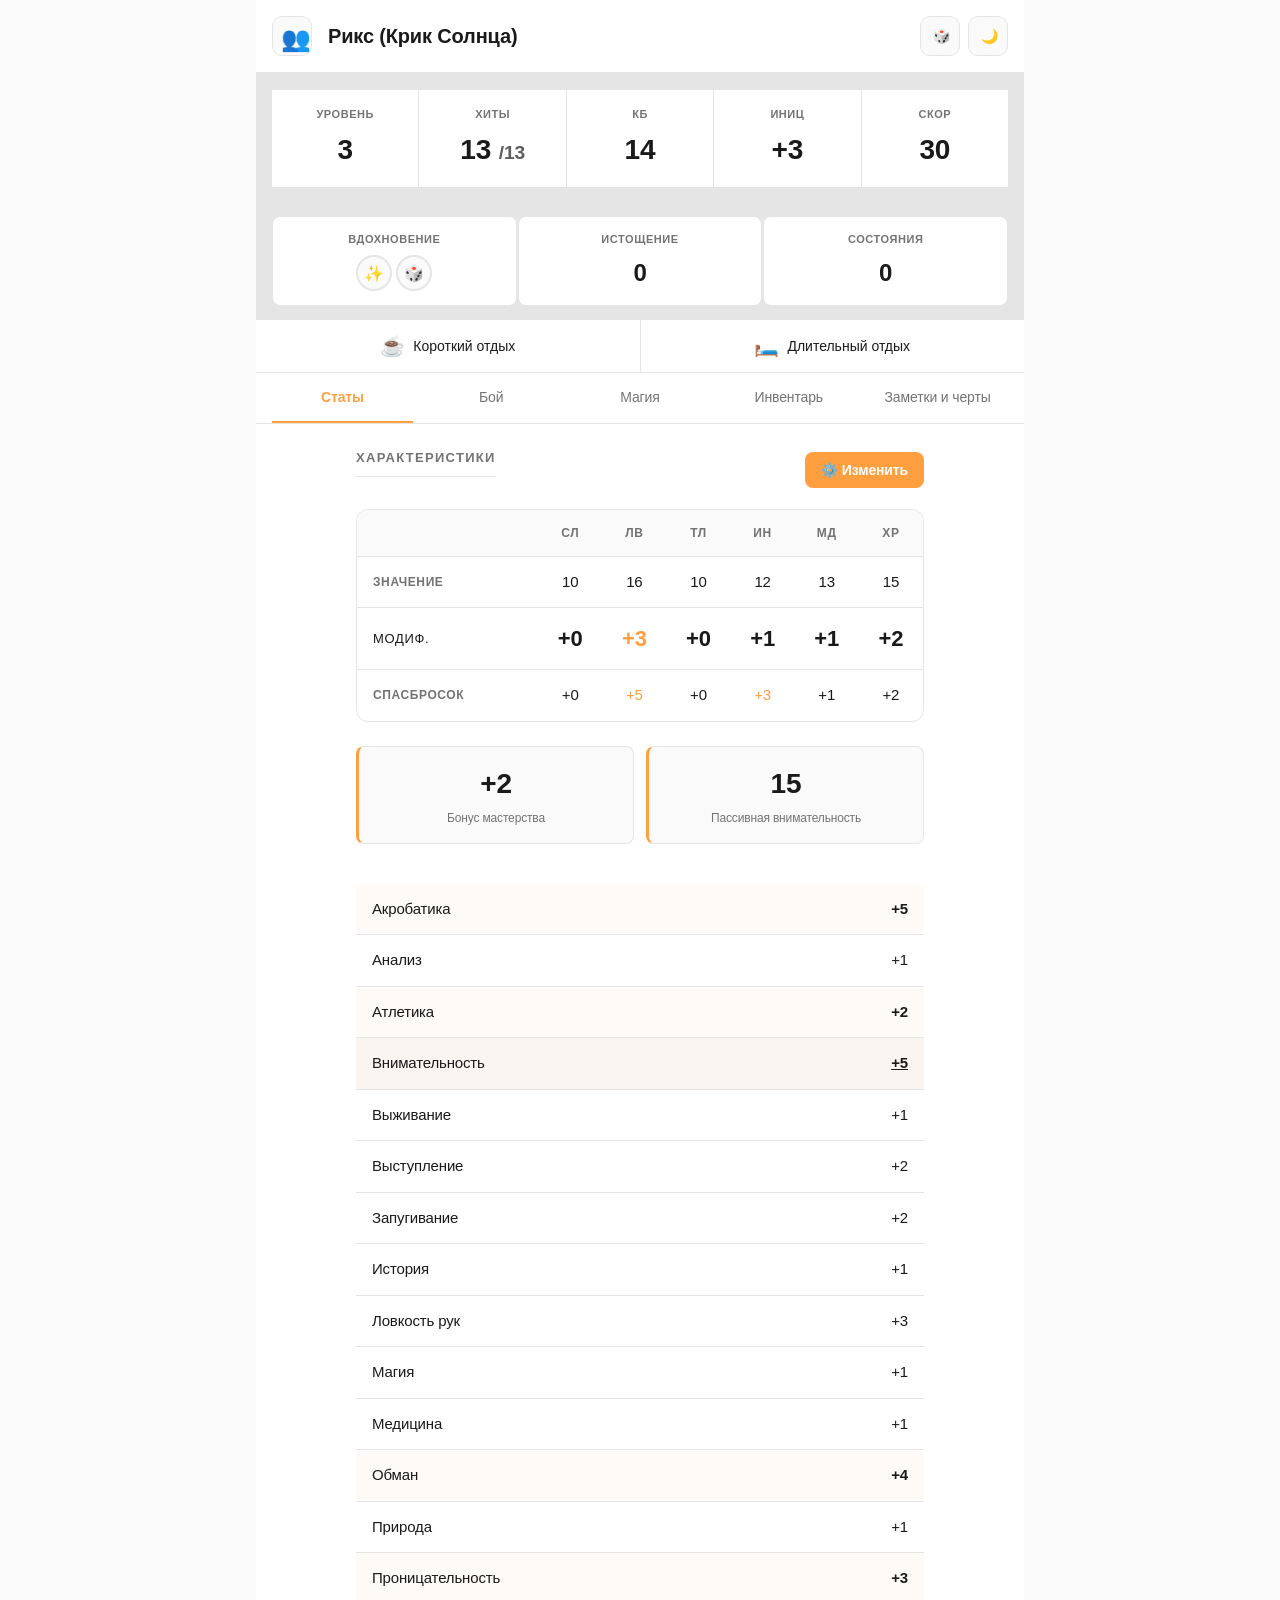
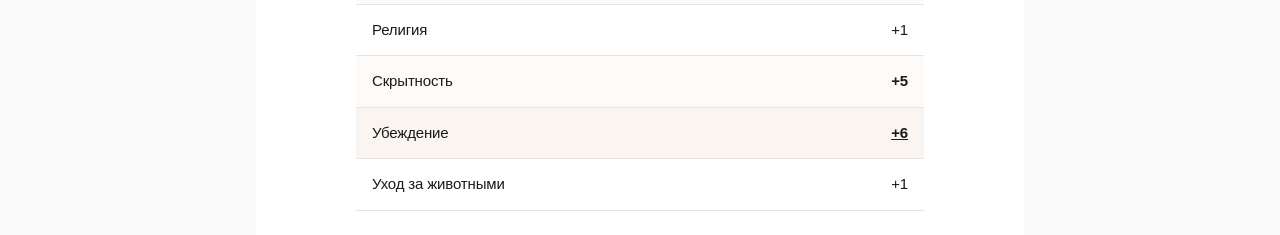
<file: index.html>
<!DOCTYPE html>
<html lang="ru">
<head>
    <meta charset="UTF-8">
    <meta name="viewport" content="width=device-width, initial-scale=1.0">
    <title>Интерактивный лист персонажа</title>
    <link rel="stylesheet" href="style.css">
    <link rel="stylesheet" href="style-variant2.css">
    <link rel="stylesheet" href="style-updates.css">
</head>
<body>
    <div class="app">
        <!-- Шапка персонажа -->
        <header class="header">
            <button class="back-btn" onclick="openCharacterList()">👥</button>
            <h1 class="character-name" id="character-name-display">Рикс (Крик Солнца)</h1>
            <div class="header-controls">
                <button class="header-icon-btn" id="online-btn" onclick="toggleOnlineMode()" title="Онлайн режим">🎲</button>
                <button class="header-icon-btn" id="theme-btn" onclick="toggleTheme()" title="Тема">🌙</button>
            </div>
        </header>

        <!-- Основные показатели -->
        <div class="main-stats">
            <div class="main-stat clickable" onclick="levelUp()">
                <div class="main-stat-label">Уровень</div>
                <div class="main-stat-value" id="level-display">3</div>
            </div>
            <div class="main-stat clickable" onclick="openHPModal()">
                <div class="main-stat-label">Хиты</div>
                <div class="main-stat-value">
                    <span id="hp-current-display">13</span>
                    <span class="hp-max">/<span id="hp-max-display">13</span></span>
                </div>
            </div>
            <div class="main-stat">
                <div class="main-stat-label">КБ</div>
                <div class="main-stat-value" id="ac-display">14</div>
            </div>
            <div class="main-stat">
                <div class="main-stat-label">Иниц</div>
                <div class="main-stat-value" id="init-display">+3</div>
            </div>
            <div class="main-stat">
                <div class="main-stat-label">Скор</div>
                <div class="main-stat-value">30</div>
            </div>
        </div>

        <!-- Дополнительные показатели и отдых -->
        <div class="secondary-stats">
            <!-- Вдохновение -->
            <div class="stat-card">
                <div class="stat-card-label">Вдохновение</div>
                <div class="stat-card-value">
                    <button class="inspiration-btn" id="inspiration-player" onclick="toggleInspirationPlayer(event)" title="Вдохновение игрока">
                        <span class="inspiration-icon">✨</span>
                    </button>
                    <button class="inspiration-btn" id="inspiration-dm" onclick="toggleInspirationDM(event)" title="Вдохновение мастера">
                        <span class="inspiration-icon">🎲</span>
                    </button>
                </div>
            </div>

            <!-- Истощение -->
            <div class="stat-card clickable" onclick="openExhaustionModal()">
                <div class="stat-card-label">Истощение</div>
                <div class="stat-card-value" id="exhaustion-display">0</div>
            </div>

            <!-- Состояния -->
            <div class="stat-card clickable" onclick="openConditionsModal()">
                <div class="stat-card-label">Состояния</div>
                <div class="stat-card-value" id="conditions-count">0</div>
            </div>
        </div>

        <!-- Отдых -->
        <div class="rest-bar">
            <button class="rest-bar-btn short" onclick="shortRest()">
                <span class="rest-bar-icon">☕</span>
                <span class="rest-bar-label">Короткий отдых</span>
            </button>
            <button class="rest-bar-btn long" onclick="longRest()">
                <span class="rest-bar-icon">🛏️</span>
                <span class="rest-bar-label">Длительный отдых</span>
            </button>
        </div>

        <!-- Вкладки навигации -->
        <nav class="tabs">
            <button class="tab active" data-tab="stats">Статы</button>
            <button class="tab" data-tab="combat">Бой</button>
            <button class="tab" data-tab="spells">Магия</button>
            <button class="tab" data-tab="inventory">Инвентарь</button>
            <button class="tab" data-tab="notes">Заметки и черты</button>
        </nav>

        <!-- Контент вкладок -->
        <main class="content">
            <!-- Статы -->
            <section id="stats" class="tab-content active">
                <div class="section-header">
                    <h2 class="section-title">Характеристики</h2>
                    <button class="add-btn" onclick="openStatsModal()">⚙️ Изменить</button>
                </div>
                <!-- Таблица характеристик -->
                <table class="abilities-table">
                    <thead>
                        <tr>
                            <th></th>
                            <th>СЛ</th>
                            <th>ЛВ</th>
                            <th>ТЛ</th>
                            <th>ИН</th>
                            <th>МД</th>
                            <th>ХР</th>
                        </tr>
                    </thead>
                    <tbody id="abilities-body">
                        <tr>
                            <td class="row-label">Значение</td>
                            <td id="str-score">10</td>
                            <td id="dex-score">16</td>
                            <td id="con-score">10</td>
                            <td id="int-score">12</td>
                            <td id="wis-score">13</td>
                            <td id="cha-score">15</td>
                        </tr>
                        <tr class="modifier-row">
                            <td class="row-label">Модиф.</td>
                            <td id="str-mod">0</td>
                            <td class="highlight" id="dex-mod">+3</td>
                            <td id="con-mod">0</td>
                            <td id="int-mod">+1</td>
                            <td id="wis-mod">+1</td>
                            <td id="cha-mod">+2</td>
                        </tr>
                        <tr>
                            <td class="row-label">Спасбросок</td>
                            <td id="str-save">0</td>
                            <td class="highlight" id="dex-save">+5</td>
                            <td id="con-save">0</td>
                            <td class="highlight" id="int-save">+3</td>
                            <td id="wis-save">+1</td>
                            <td id="cha-save">+2</td>
                        </tr>
                    </tbody>
                </table>

                <!-- Бонусы -->
                <div class="info-boxes">
                    <div class="info-box">
                        <div class="info-box-value" id="prof-bonus-display">+2</div>
                        <div class="info-box-label">Бонус мастерства</div>
                    </div>
                    <div class="info-box">
                        <div class="info-box-value" id="passive-perception">15</div>
                        <div class="info-box-label">Пассивная внимательность</div>
                    </div>
                </div>

                <!-- Навыки -->
                <div class="skills-section" id="skills-list">
                    <!-- Заполняется JS -->
                </div>
            </section>

            <!-- Бой (объединено: атаки + памятка) -->
            <section id="combat" class="tab-content">
                <h2 class="section-title">Атаки</h2>

                <div class="action-card weapon">
                    <div class="action-header">
                        <h4>🗡️ Кинжал</h4>
                        <div class="weapon-rolls">
                            <button class="roll-btn-inline" onclick="rollAttack('Кинжал', 'dex')">⚔️</button>
                            <button class="roll-btn-inline" onclick="rollDamage('Кинжал', 1, 4, 'dex', 'колющий')">💥</button>
                        </div>
                    </div>
                    <p class="action-desc" id="dagger-hit-calc"></p>
                    <p class="action-desc" id="dagger-dmg-calc"></p>
                    <p class="action-desc">Лёгкое, метательное, фехтовальное (20/60 фт)</p>
                </div>

                <div class="action-card weapon">
                    <div class="action-header">
                        <h4>⚔️ Короткий меч</h4>
                        <div class="weapon-rolls">
                            <button class="roll-btn-inline" onclick="rollAttack('Короткий меч', 'dex')">⚔️</button>
                            <button class="roll-btn-inline" onclick="rollDamage('Короткий меч', 1, 6, 'dex', 'колющий')">💥</button>
                        </div>
                    </div>
                    <p class="action-desc" id="sword-hit-calc"></p>
                    <p class="action-desc" id="sword-dmg-calc"></p>
                    <p class="action-desc">Лёгкое, фехтовальное</p>
                </div>

                <div class="action-card weapon">
                    <div class="action-header">
                        <h4>🐾 Кошачьи когти</h4>
                        <div class="weapon-rolls">
                            <button class="roll-btn-inline" onclick="rollAttack('Когти', 'dex')">⚔️</button>
                            <button class="roll-btn-inline" onclick="rollDamage('Когти', 1, 4, 'str', 'рубящий')">💥</button>
                        </div>
                    </div>
                    <p class="action-desc" id="claws-hit-calc"></p>
                    <p class="action-desc" id="claws-dmg-calc"></p>
                    <p class="action-desc">Расовая способность. Лазание 20 футов + атака</p>
                </div>

                <h2 class="section-title">Действия в бою</h2>

                <div class="action-card">
                    <div class="action-header">
                        <h4>🎯 Скрытая атака <span class="level-badge" id="sneak-level">3 ур</span></h4>
                        <button class="roll-btn-inline" onclick="rollSneakAttack()">🎲</button>
                    </div>
                    <p class="action-desc" id="sneak-calc"></p>
                    <p class="action-desc">Раз в ход при преимуществе на атаку ИЛИ если рядом с целью (в 5 фт) союзник, который не недееспособен (без помехи на атаку).</p>
                </div>

                <div class="action-card">
                    <div class="action-header">
                        <h4>⚡ Хитрое действие</h4>
                    </div>
                    <p class="action-desc"><strong>Бонусное действие:</strong> Рывок, Отход или Засада (Скрыться)</p>
                </div>

                <div class="action-card">
                    <div class="action-header">
                        <h4>🏃 Кошачье проворство</h4>
                    </div>
                    <p class="action-desc"><strong>Использование:</strong> 1 раз между отдыхами</p>
                    <p class="action-desc">Удваивает скорость (30 → 60 фт) до конца хода. Восстанавливается после 0 футов движения в один из ваших ходов.</p>
                </div>

                <!-- Памятка боя -->
                <h2 class="section-title">Памятка боя</h2>

                <div class="combat-guide">
                    <div class="combat-phase">
                        <h3 class="combat-phase-title">1️⃣ Инициатива</h3>
                        <p class="combat-desc">В начале боя все бросают к20 + модификатор Ловкости (<span id="init-bonus-guide">+3</span>). Ходите по очереди от большего к меньшему.</p>
                    </div>

                    <div class="combat-phase">
                        <h3 class="combat-phase-title">2️⃣ Ваш ход (в раунде)</h3>
                        <p class="combat-desc">В свой ход вы можете:</p>

                        <div class="combat-action-type">
                            <h4 class="action-type-title">⚔️ Действие (Action)</h4>
                            <ul class="action-list">
                                <li><strong>Атака</strong> — атаковать оружием или заклинанием</li>
                                <li><strong>Сотворение заклинания</strong> — если время произнесения «1 действие»</li>
                                <li><strong>Рывок</strong> — удвоить скорость передвижения в этом ходу</li>
                                <li><strong>Отход</strong> — ваше движение не провоцирует атаки</li>
                                <li><strong>Засада (Скрыться)</strong> — проверка Скрытности</li>
                                <li><strong>Помощь</strong> — дать союзнику преимущество на следующую проверку</li>
                                <li><strong>Готовность</strong> — подготовить действие на триггер</li>
                                <li><strong>Использование предмета</strong> — зелье, свиток и т.д.</li>
                            </ul>
                        </div>

                        <div class="combat-action-type">
                            <h4 class="action-type-title">⚡ Бонусное действие (Bonus Action)</h4>
                            <p class="combat-desc"><em>Используется только если у вас есть способность/заклинание требующее бонусное действие</em></p>
                            <ul class="action-list">
                                <li><strong>Хитрое действие</strong> (Плут) — Рывок, Отход или Засада</li>
                                <li><strong>Улучшенная волшебная рука</strong> — управление рукой</li>
                                <li><strong>Атака вторым оружием</strong> — если держите 2 лёгких оружия (без модификатора урона)</li>
                            </ul>
                        </div>

                        <div class="combat-action-type">
                            <h4 class="action-type-title">🚶 Движение (Movement)</h4>
                            <p class="combat-desc">До <strong>30 футов</strong> (можно разбить: 10 фт → действие → 20 фт)</p>
                        </div>

                        <div class="combat-action-type">
                            <h4 class="action-type-title">🗣️ Бесплатное взаимодействие</h4>
                            <ul class="action-list">
                                <li>Достать/убрать оружие</li>
                                <li>Открыть/закрыть дверь</li>
                                <li>Что-то сказать (несколько слов)</li>
                            </ul>
                        </div>
                    </div>

                    <div class="combat-phase">
                        <h3 class="combat-phase-title">3️⃣ Реакция (Reaction)</h3>
                        <p class="combat-desc">1 раз в раунд (восстанавливается в начале вашего хода):</p>
                        <ul class="action-list">
                            <li><strong>Провоцированная атака</strong> — враг выходит из зоны досягаемости без Отхода</li>
                            <li><strong>Некоторые заклинания</strong> — например, Щит, Контрзаклинание</li>
                        </ul>
                    </div>

                    <div class="combat-phase special">
                        <h3 class="combat-phase-title">🎯 Преимущество и помеха</h3>
                        <p class="combat-desc"><strong>Преимущество:</strong> бросаете 2к20, берёте больший результат</p>
                        <p class="combat-desc"><strong>Помеха:</strong> бросаете 2к20, берёте меньший результат</p>
                        <p class="combat-desc-small"><em>Преимущество нужно для Скрытой атаки!</em></p>
                    </div>

                    <div class="combat-phase special">
                        <h3 class="combat-phase-title">🎲 Критические попадания и провалы</h3>
                        <p class="combat-desc"><strong>Критическое попадание (20 на к20):</strong></p>
                        <ul class="action-list">
                            <li>Автоматическое попадание</li>
                            <li>Удвоение ВСЕХ костей урона (например: 1к6+3 → 2к6+3)</li>
                            <li>Модификаторы НЕ удваиваются, только кости</li>
                        </ul>
                        <p class="combat-desc"><strong>Критический провал (1 на к20):</strong></p>
                        <ul class="action-list">
                            <li>Автоматический промах (независимо от бонусов)</li>
                            <li>На спасбросках от смерти считается как 2 провала</li>
                        </ul>
                        <p class="combat-desc-small"><em>💡 Критические попадания работают только на броски атаки, НЕ на проверки характеристик или спасброски</em></p>
                    </div>

                    <div class="combat-phase special">
                        <h3 class="combat-phase-title">💀 Смерть и стабилизация</h3>
                        <p class="combat-desc">При 0 ХП начинаете умирать:</p>
                        <ul class="action-list">
                            <li><strong>Успех:</strong> к20 ≥ 10 (3 успеха = стабилизация на 0 ХП)</li>
                            <li><strong>Провал:</strong> к20 < 10 (3 провала = смерть)</li>
                            <li><strong>1 на к20</strong> = 2 провала</li>
                            <li><strong>20 на к20</strong> = восстанавливаете 1 ХП</li>
                            <li><strong>Получение урона при 0 ХП</strong> = 1 провал (критический = 2 провала)</li>
                        </ul>
                    </div>
                </div>
            </section>

            <!-- Магия -->
            <section id="spells" class="tab-content">
                <h2 class="section-title">Характеристики заклинателя</h2>

                <div class="spell-stats">
                    <div class="spell-stat" id="spell-dc-calc">
                        <strong>СЛ заклинаний</strong>: Загрузка...
                    </div>
                    <div class="spell-stat" id="spell-attack-calc">
                        <strong>Бонус атаки</strong>: Загрузка...
                    </div>
                </div>

                <h3 class="subsection-title">Заговоры (неограниченно)</h3>

                <div class="action-card spell-cantrip">
                    <div class="action-header">
                        <h4>🎯 Улучшенная волшебная рука</h4>
                        <span class="spell-level-badge badge-cantrip">Заговор</span>
                    </div>
                    <p class="action-desc"><strong>Действие/Бонусное • 30 фт • 1 мин</strong></p>
                    <p class="action-desc">Призрачная рука. Воровские инструменты, кража, Ловкость рук на расстоянии, открывание замков.</p>
                </div>

                <div class="action-card spell-cantrip">
                    <div class="action-header">
                        <h4>✨ Малая иллюзия</h4>
                        <span class="spell-level-badge badge-cantrip">Заговор</span>
                    </div>
                    <p class="action-desc"><strong>Действие • 30 фт • 1 мин</strong></p>
                    <p class="action-desc">Звук или изображение 5 фт. Расследование (Проницательность) против СЛ <span id="spell-dc-inline">11</span>.</p>
                </div>

                <div class="action-card spell-cantrip">
                    <div class="action-header">
                        <h4>🎪 Фокусы</h4>
                        <span class="spell-level-badge badge-cantrip">Заговор</span>
                    </div>
                    <p class="action-desc"><strong>Действие • 10 фт • до 1 ч</strong></p>
                    <p class="action-desc">Магические трюки: свечи, температура еды, цвет/метка/звук. До 3 эффектов.</p>
                </div>

                <h3 class="subsection-title">Заклинания 1 уровня</h3>

                <div class="spell-slots">
                    <strong><span>Ячейки</span> (<span>всего</span> <span id="spell-slots-total">2</span>):</strong>
                    <label class="slot"><input type="checkbox" class="spell-slot-check"> <span>1</span></label>
                    <label class="slot"><input type="checkbox" class="spell-slot-check"> <span>2</span></label>
                </div>

                <div class="action-card spell-level-1 expandable">
                    <div class="action-header" onclick="this.parentElement.classList.toggle('expanded')">
                        <h4>😴 Усыпление</h4>
                        <div style="display: flex; align-items: center; gap: 0.5rem;">
                            <span class="spell-level-badge badge-spell-1">1 ур</span>
                            <button class="roll-btn-inline" onclick="event.stopPropagation(); rollSpell('Усыпление', 5, 8)">🎲 5к8</button>
                        </div>
                    </div>
                    <div class="action-details">
                        <p><strong>Действие • 90 фт • 1 мин</strong></p>
                        <p>5к8 хитов существ усыпляются. Начинайте с наименьших хитов. Просыпаются при уроне.</p>
                    </div>
                </div>

                <div class="action-card spell-level-1 expandable">
                    <div class="action-header" onclick="this.parentElement.classList.toggle('expanded')">
                        <h4>🎭 Маскировка</h4>
                        <span class="spell-level-badge badge-spell-1">1 ур</span>
                    </div>
                    <div class="action-details">
                        <p><strong>Действие • на себя • 1 ч</strong></p>
                        <p>Иллюзия внешнего вида. Расследование (Проницательность) против СЛ <span id="spell-dc-inline2">11</span>.</p>
                    </div>
                </div>

                <div class="action-card spell-level-1 expandable">
                    <div class="action-header" onclick="this.parentElement.classList.toggle('expanded')">
                        <h4>✨ Сверкающие брызги</h4>
                        <div style="display: flex; align-items: center; gap: 0.5rem;">
                            <span class="spell-level-badge badge-spell-1">1 ур</span>
                            <button class="roll-btn-inline" onclick="event.stopPropagation(); rollSpell('Сверкающие брызги', 6, 10)">🎲 6к10</button>
                        </div>
                    </div>
                    <div class="action-details">
                        <p><strong>Действие • конус 15 фт • момент</strong></p>
                        <p>6к10. Существа с хитами ≤ результата ослепляются. +2к10 за уровень ячейки.</p>
                    </div>
                </div>
            </section>

            <!-- Инвентарь -->
            <section id="inventory" class="tab-content">
                <div class="section-header">
                    <h2 class="section-title">Инвентарь</h2>
                    <button class="add-btn" onclick="toggleAddItemForm()">+ Добавить</button>
                </div>

                <!-- Форма добавления -->
                <div id="add-item-form" class="add-item-form" style="display: none;">
                    <input type="text" id="item-name-input" placeholder="Название предмета" class="form-input">
                    <select id="item-type-input" class="form-input">
                        <option value="weapon">Оружие</option>
                        <option value="armor">Броня</option>
                        <option value="tool">Инструменты</option>
                        <option value="consumable">Расходники</option>
                        <option value="ingredient">Ингредиенты</option>
                        <option value="misc">Разное</option>
                    </select>
                    <div class="form-row">
                        <input type="text" id="item-detail-input" placeholder="Описание" class="form-input">
                        <input type="number" id="item-count-input" placeholder="×" class="form-input small" min="1" value="1">
                    </div>
                    <label class="checkbox-label">
                        <input type="checkbox" id="item-equipped-input">
                        Экипировано
                    </label>

                    <label class="checkbox-label">
                        <input type="checkbox" id="item-learnable-input" onchange="toggleLearnableFields()">
                        Можно изучать/тренироваться
                    </label>

                    <div id="learnable-fields" style="display: none;">
                        <label>Цель (очков для овладения):</label>
                        <input type="number" id="item-target-input" placeholder="50" class="form-input" min="1" value="50">

                        <label>Бросок кости:</label>
                        <select id="item-dice-input" class="form-input">
                            <option value="1d4">1к4</option>
                            <option value="1d6">1к6</option>
                            <option value="1d8">1к8</option>
                            <option value="1d10">1к10</option>
                            <option value="1d12">1к12</option>
                        </select>

                        <label>Модификатор:</label>
                        <select id="item-ability-input" class="form-input">
                            <option value="str">Сила (СЛ)</option>
                            <option value="dex">Ловкость (ЛВ)</option>
                            <option value="con">Телосложение (ТЛ)</option>
                            <option value="int" selected>Интеллект (ИН)</option>
                            <option value="wis">Мудрость (МД)</option>
                            <option value="cha">Харизма (ХР)</option>
                        </select>
                    </div>

                    <div class="form-buttons">
                        <button class="btn-save" onclick="addInventoryItem()">Сохранить</button>
                        <button class="btn-cancel" onclick="toggleAddItemForm()">Отмена</button>
                    </div>
                </div>

                <!-- Деньги -->
                <div class="money-bar">
                    <button class="money-bar-btn" onclick="openMoneyModal('subtract')">−</button>

                    <div class="money-compact" onclick="editMoney('gold')">
                        <span class="money-compact-icon">🟡</span>
                        <span class="money-compact-label">ЗМ</span>
                        <span class="money-compact-value" id="money-gold">0</span>
                    </div>

                    <div class="money-compact" onclick="editMoney('silver')">
                        <span class="money-compact-icon">⚪</span>
                        <span class="money-compact-label">СМ</span>
                        <span class="money-compact-value" id="money-silver">0</span>
                    </div>

                    <div class="money-compact" onclick="editMoney('copper')">
                        <span class="money-compact-icon">🟤</span>
                        <span class="money-compact-label">ММ</span>
                        <span class="money-compact-value" id="money-copper">0</span>
                    </div>

                    <button class="money-bar-btn" onclick="openMoneyModal('add')">+</button>
                </div>

                <div id="inventory-container">
                    <!-- Заполняется JS -->
                </div>
            </section>

            <!-- Заметки и черты -->
            <section id="notes" class="tab-content">
                <div class="section-header">
                    <h2 class="section-title">Трекер событий</h2>
                    <button class="add-btn" onclick="toggleEventForm()">+ Событие</button>
                </div>

                <!-- Форма добавления события -->
                <div id="event-form" class="add-item-form" style="display: none;">
                    <input type="text" id="event-name" class="form-input" placeholder="Название события">
                    <input type="text" id="event-location" class="form-input" placeholder="Место (необязательно)">
                    <div class="form-row">
                        <input type="number" id="event-days" class="form-input" placeholder="Через дней" min="0">
                        <button class="btn-save" onclick="addEvent()">Добавить</button>
                    </div>
                </div>

                <!-- Список событий -->
                <div id="events-container">
                    <!-- События добавляются динамически -->
                </div>

                <!-- Черты персонажа -->
                <h2 class="section-title title-racial">Расовые черты (Табакси)</h2>

                <div class="feature-card feature-racial">
                    <h4>🌙 Тёмное зрение (60 фт)</h4>
                    <p>В темноте видите как при тусклом освещении (оттенки серого).</p>
                </div>

                <div class="feature-card feature-racial">
                    <h4>🐾 Кошачьи когти</h4>
                    <p>Безоружная атака 1к4 + Сила рубящим. Скорость лазания 20 фт.</p>
                </div>

                <div class="feature-card feature-racial">
                    <h4>🏃 Кошачье проворство</h4>
                    <p>Удвоение скорости в бою (1 раз). Восстановление после 0 фт движения.</p>
                </div>

                <h2 class="section-title title-class">Классовые черты (Разбойник)</h2>

                <div class="feature-card feature-class">
                    <h4>⭐ Компетентность (Экспертиза)</h4>
                    <p>Удвоенный бонус мастерства для: Восприятие, Убеждение</p>
                </div>

                <div class="feature-card feature-class">
                    <h4>🎯 Скрытая атака</h4>
                    <p>Дополнительный урон раз в ход при определённых условиях. Растёт с уровнем.</p>
                </div>

                <div class="feature-card feature-class">
                    <h4>⚡ Хитрое действие</h4>
                    <p>Бонусное действие: Рывок, Отход, Засада.</p>
                </div>

                <div class="feature-card feature-class">
                    <h4>🗣️ Воровской жаргон</h4>
                    <p>Секретный язык воров. Зашифрованные сообщения, специальные символы.</p>
                </div>

                <div class="feature-card feature-class">
                    <h4>🎯 Мистический плут</h4>
                    <p>Заклинания от Интеллекта. Улучшенная волшебная рука.</p>
                </div>

                <h2 class="section-title title-personality">Личность</h2>

                <div class="feature-card feature-personality">
                    <h4>🎭 Черты</h4>
                    <p>Осторожен и уважителен в делах, находясь в заброшенных землях.</p>
                </div>

                <div class="feature-card feature-personality">
                    <h4>💎 Идеалы</h4>
                    <p>Свобода - величайшее сокровище. Никто не отберёт её снова.</p>
                </div>

                <div class="feature-card feature-personality">
                    <h4>🔗 Привязанности</h4>
                    <p>Притворяюсь, что не понимаю местный язык, чтобы избежать нежелательных взаимодействий.</p>
                </div>

                <h2 class="section-title title-info">Общая информация</h2>

                <div class="note-card note-info">
                    <h4>Владение оружием</h4>
                    <p>Простое оружие, ручные арбалеты, длинный меч, рапира, короткий меч</p>
                </div>

                <div class="note-card note-info">
                    <h4>Языки</h4>
                    <p>Общий, Эльфийский, Сильван</p>
                </div>
            </section>
        </main>

        <!-- Модальное окно списка персонажей -->
        <div id="character-list-modal" class="modal">
            <div class="modal-content">
                <div class="modal-header">
                    <h2>Мои персонажи</h2>
                    <button class="close-btn" onclick="closeCharacterList()">×</button>
                </div>
                <div class="modal-body">
                    <div id="characters-list"></div>
                    <button class="btn-save full-width" onclick="openCharacterCreator()">+ Создать нового персонажа</button>
                </div>
            </div>
        </div>

        <!-- Модальное окно создания персонажа -->
        <div id="character-creator-modal" class="modal">
            <div class="modal-content">
                <div class="modal-header">
                    <h2>Создание персонажа</h2>
                    <button class="close-btn" onclick="closeCharacterCreator()">×</button>
                </div>
                <div class="modal-body">
                    <div id="creator-step-1" class="creator-step active">
                        <h3>Шаг 1: Основная информация</h3>
                        <label>Имя персонажа:</label>
                        <input type="text" id="new-char-name" class="form-input" placeholder="Например: Рикс (Крик Солнца)">

                        <label>Раса:</label>
                        <select id="new-char-race" class="form-input">
                            <option value="tabaxi">Табакси (Tabaxi)</option>
                            <option value="human">Человек</option>
                            <option value="elf">Эльф</option>
                            <option value="dwarf">Дварф</option>
                            <option value="halfling">Полурослик</option>
                            <option value="dragonborn">Драконорождённый</option>
                            <option value="tiefling">Тифлинг</option>
                        </select>

                        <label>Класс:</label>
                        <select id="new-char-class" class="form-input">
                            <option value="rogue">Разбойник (Плут)</option>
                            <option value="fighter">Воин</option>
                            <option value="wizard">Волшебник</option>
                            <option value="cleric">Жрец</option>
                            <option value="ranger">Следопыт</option>
                            <option value="paladin">Паладин</option>
                            <option value="bard">Бард</option>
                        </select>

                        <label>Уровень:</label>
                        <input type="number" id="new-char-level" min="1" max="20" value="1" class="form-input">

                        <button class="btn-save full-width" onclick="goToCreatorStep(2)">Далее →</button>
                    </div>

                    <div id="creator-step-2" class="creator-step">
                        <h3>Шаг 2: Характеристики</h3>
                        <div class="stat-inputs">
                            <label>Сила (СЛ): <input type="number" id="new-str" min="1" max="30" value="10"></label>
                            <label>Ловкость (ЛВ): <input type="number" id="new-dex" min="1" max="30" value="10"></label>
                            <label>Телосложение (ТЛ): <input type="number" id="new-con" min="1" max="30" value="10"></label>
                            <label>Интеллект (ИН): <input type="number" id="new-int" min="1" max="30" value="10"></label>
                            <label>Мудрость (МД): <input type="number" id="new-wis" min="1" max="30" value="10"></label>
                            <label>Харизма (ХР): <input type="number" id="new-cha" min="1" max="30" value="10"></label>
                        </div>

                        <div class="form-buttons">
                            <button class="btn-cancel" onclick="goToCreatorStep(1)">← Назад</button>
                            <button class="btn-save" onclick="goToCreatorStep(3)">Далее →</button>
                        </div>
                    </div>

                    <div id="creator-step-3" class="creator-step">
                        <h3>Шаг 3: Дополнительно</h3>

                        <label>КД (Класс Доспеха):</label>
                        <input type="number" id="new-ac" min="1" max="30" value="10" class="form-input">

                        <label>Максимум хитов:</label>
                        <input type="number" id="new-hp-max" min="1" max="500" value="10" class="form-input">

                        <div class="form-buttons">
                            <button class="btn-cancel" onclick="goToCreatorStep(2)">← Назад</button>
                            <button class="btn-save" onclick="createNewCharacter()">Создать персонажа</button>
                        </div>
                    </div>
                </div>
            </div>
        </div>

        <!-- Модальное окно HP -->
        <div id="hp-modal" class="modal">
            <div class="modal-content">
                <div class="modal-header">
                    <h2>Хиты</h2>
                    <button class="close-btn" onclick="closeHPModal()">×</button>
                </div>
                <div class="modal-body hp-modal-body">
                    <div class="hp-row">
                        <label>Здоровье</label>
                        <div class="hp-value" id="hp-modal-current">13</div>
                    </div>
                    <div class="hp-row">
                        <label>Максимум</label>
                        <div class="hp-value" id="hp-modal-max">13</div>
                    </div>
                    <div class="hp-row">
                        <label>Временное</label>
                        <input type="number" id="hp-temp" value="0" min="0" class="hp-input">
                    </div>

                    <div class="hit-dice-section">
                        <label>Кость хитов к8</label>
                        <div class="item-controls">
                            <button class="item-control-btn" onclick="changeHitDice(-1)">−</button>
                            <span class="item-count" id="hit-dice-count">3</span>
                            <button class="item-control-btn" onclick="changeHitDice(1)">+</button>
                        </div>
                    </div>

                    <div class="hp-buttons">
                        <button class="btn-heal" onclick="healHP()">Лечение</button>
                        <div class="hp-divider"></div>
                        <button class="btn-damage" onclick="damageHP()">Урон</button>
                    </div>

                    <!-- Отдыхи -->
                    <div class="rest-section">
                        <h3 class="rest-title">Отдых</h3>
                        <div class="rest-buttons">
                            <button class="btn-rest short" onclick="shortRest()">
                                <span class="rest-icon">☕</span>
                                <span class="rest-label">Короткий отдых</span>
                            </button>
                            <button class="btn-rest long" onclick="longRest()">
                                <span class="rest-icon">🛏️</span>
                                <span class="rest-label">Длительный отдых</span>
                            </button>
                        </div>
                    </div>
                </div>
            </div>
        </div>

        <!-- Модальное окно настроек персонажа -->
        <div id="stats-modal" class="modal">
            <div class="modal-content">
                <div class="modal-header">
                    <h2>Характеристики</h2>
                    <button class="close-btn" onclick="closeStatsModal()">×</button>
                </div>
                <div class="modal-body">
                    <div class="stat-inputs">
                        <label>Сила (СЛ): <input type="number" id="str-input" min="1" max="30" value="10"></label>
                        <label>Ловкость (ЛВ): <input type="number" id="dex-input" min="1" max="30" value="16"></label>
                        <label>Телосложение (ТЛ): <input type="number" id="con-input" min="1" max="30" value="10"></label>
                        <label>Интеллект (ИН): <input type="number" id="int-input" min="1" max="30" value="12"></label>
                        <label>Мудрость (МД): <input type="number" id="wis-input" min="1" max="30" value="13"></label>
                        <label>Харизма (ХР): <input type="number" id="cha-input" min="1" max="30" value="15"></label>
                    </div>

                    <label>КД (Класс Доспеха):</label>
                    <input type="number" id="ac-input" min="1" max="30" value="14" class="form-input">

                    <label>Максимум хитов:</label>
                    <input type="number" id="hp-max-input" min="1" max="500" value="13" class="form-input">

                    <button class="btn-save full-width" onclick="saveCharacterStats()">Сохранить</button>
                </div>
            </div>
        </div>

        <!-- Модальное окно истощения -->
        <div id="exhaustion-modal" class="modal">
            <div class="modal-content">
                <div class="modal-header">
                    <h2>Истощение</h2>
                    <button class="close-btn" onclick="closeExhaustionModal()">×</button>
                </div>
                <div class="modal-body">
                    <p class="modal-description">Уровни истощения накладываются друг на друга. При 6 уровне — смерть.</p>

                    <div class="exhaustion-controls">
                        <label>Уровень истощения:</label>
                        <div class="item-controls">
                            <button class="item-control-btn" onclick="changeExhaustion(-1)">−</button>
                            <span class="item-count" id="exhaustion-level">0</span>
                            <button class="item-control-btn" onclick="changeExhaustion(1)">+</button>
                        </div>
                    </div>

                    <div class="exhaustion-levels">
                        <div class="exhaustion-item" data-level="1">
                            <strong>1:</strong> Помеха на проверки характеристик
                        </div>
                        <div class="exhaustion-item" data-level="2">
                            <strong>2:</strong> Скорость уменьшается вдвое
                        </div>
                        <div class="exhaustion-item" data-level="3">
                            <strong>3:</strong> Помеха на броски атаки и спасброски
                        </div>
                        <div class="exhaustion-item" data-level="4">
                            <strong>4:</strong> Максимум ХП уменьшается вдвое
                        </div>
                        <div class="exhaustion-item" data-level="5">
                            <strong>5:</strong> Скорость снижается до 0
                        </div>
                        <div class="exhaustion-item" data-level="6">
                            <strong>6:</strong> Смерть
                        </div>
                    </div>

                    <p class="modal-note">💡 Длительный отдых убирает 1 уровень истощения</p>
                </div>
            </div>
        </div>

        <!-- Модальное окно состояний -->
        <div id="conditions-modal" class="modal">
            <div class="modal-content">
                <div class="modal-header">
                    <h2>Состояния</h2>
                    <button class="close-btn" onclick="closeConditionsModal()">×</button>
                </div>
                <div class="modal-body">
                    <p class="modal-description">Отметьте активные состояния персонажа:</p>

                    <div class="conditions-list">
                        <label class="condition-item">
                            <input type="checkbox" class="condition-check" data-condition="blinded" onchange="updateConditions()">
                            <span class="condition-name">😵 Ослеплён</span>
                            <span class="condition-effect">Автопровал проверок зрения. Помеха на атаки. Атаки по вам с преимуществом</span>
                        </label>

                        <label class="condition-item">
                            <input type="checkbox" class="condition-check" data-condition="charmed" onchange="updateConditions()">
                            <span class="condition-name">💖 Очарован</span>
                            <span class="condition-effect">Не может атаковать очаровавшего. Очаровавший получает преимущество на соц. взаимодействия</span>
                        </label>

                        <label class="condition-item">
                            <input type="checkbox" class="condition-check" data-condition="deafened" onchange="updateConditions()">
                            <span class="condition-name">🔇 Оглушён</span>
                            <span class="condition-effect">Автопровал проверок слуха</span>
                        </label>

                        <label class="condition-item">
                            <input type="checkbox" class="condition-check" data-condition="frightened" onchange="updateConditions()">
                            <span class="condition-name">😱 Напуган</span>
                            <span class="condition-effect">Помеха на проверки и атаки пока источник страха в поле зрения. Не может приблизиться к источнику</span>
                        </label>

                        <label class="condition-item">
                            <input type="checkbox" class="condition-check" data-condition="grappled" onchange="updateConditions()">
                            <span class="condition-name">🤼 Схвачен</span>
                            <span class="condition-effect">Скорость = 0. Не может перемещаться</span>
                        </label>

                        <label class="condition-item">
                            <input type="checkbox" class="condition-check" data-condition="incapacitated" onchange="updateConditions()">
                            <span class="condition-name">😵‍💫 Недееспособен</span>
                            <span class="condition-effect">Не может совершать действия и реакции</span>
                        </label>

                        <label class="condition-item">
                            <input type="checkbox" class="condition-check" data-condition="invisible" onchange="updateConditions()">
                            <span class="condition-name">👻 Невидим</span>
                            <span class="condition-effect">Преимущество на атаки. Атаки по вам с помехой</span>
                        </label>

                        <label class="condition-item">
                            <input type="checkbox" class="condition-check" data-condition="paralyzed" onchange="updateConditions()">
                            <span class="condition-name">🧊 Парализован</span>
                            <span class="condition-effect">Недееспособен. Автопровал Силы и Ловкости. Атаки по вам с преимуществом. Попадания с 5 фт = автокрит</span>
                        </label>

                        <label class="condition-item">
                            <input type="checkbox" class="condition-check" data-condition="petrified" onchange="updateConditions()">
                            <span class="condition-name">🗿 Окаменел</span>
                            <span class="condition-effect">Превращён в камень. Недееспособен. Автопровал Силы и Ловкости. Сопротивление ко всему урону. Иммунитет к яду и болезням</span>
                        </label>

                        <label class="condition-item">
                            <input type="checkbox" class="condition-check" data-condition="poisoned" onchange="updateConditions()">
                            <span class="condition-name">🤢 Отравлен</span>
                            <span class="condition-effect">Помеха на атаки и проверки характеристик</span>
                        </label>

                        <label class="condition-item">
                            <input type="checkbox" class="condition-check" data-condition="prone" onchange="updateConditions()">
                            <span class="condition-name">🤕 Сбит с ног</span>
                            <span class="condition-effect">Помеха на атаки. Атаки ближнего боя по вам с преимуществом. Дальние атаки по вам с помехой. Половина скорости для подъёма</span>
                        </label>

                        <label class="condition-item">
                            <input type="checkbox" class="condition-check" data-condition="restrained" onchange="updateConditions()">
                            <span class="condition-name">⛓️ Опутан</span>
                            <span class="condition-effect">Скорость = 0. Помеха на атаки и спасброски Ловкости. Атаки по вам с преимуществом</span>
                        </label>

                        <label class="condition-item">
                            <input type="checkbox" class="condition-check" data-condition="stunned" onchange="updateConditions()">
                            <span class="condition-name">⭐ Ошеломлён</span>
                            <span class="condition-effect">Недееспособен. Автопровал Силы и Ловкости. Атаки по вам с преимуществом</span>
                        </label>

                        <label class="condition-item">
                            <input type="checkbox" class="condition-check" data-condition="unconscious" onchange="updateConditions()">
                            <span class="condition-name">💤 Без сознания</span>
                            <span class="condition-effect">Недееспособен. Роняете всё. Автопровал Силы и Ловкости. Атаки по вам с преимуществом. Попадания с 5 фт = автокрит</span>
                        </label>
                    </div>
                </div>
            </div>
        </div>

        <!-- Модальное окно денег -->
        <div id="money-modal" class="modal">
            <div class="modal-content">
                <div class="modal-header">
                    <h2 id="money-modal-title">Добавить</h2>
                    <button class="close-btn" onclick="closeMoneyModal()">×</button>
                </div>
                <div class="modal-body">
                    <div class="money-modal-row">
                        <span class="money-modal-icon">🟡</span>
                        <span class="money-modal-label">ЗМ</span>
                        <span class="money-modal-current" id="modal-gold-current">0</span>
                        <button class="money-modal-btn" id="btn-gold" onclick="adjustMoneyModal('gold', 1)">+</button>
                        <input type="number" id="modal-gold-input" class="money-modal-input" placeholder="0" min="0">
                    </div>

                    <div class="money-modal-row">
                        <span class="money-modal-icon">⚪</span>
                        <span class="money-modal-label">СМ</span>
                        <span class="money-modal-current" id="modal-silver-current">0</span>
                        <button class="money-modal-btn" id="btn-silver" onclick="adjustMoneyModal('silver', 1)">+</button>
                        <input type="number" id="modal-silver-input" class="money-modal-input" placeholder="0" min="0">
                    </div>

                    <div class="money-modal-row">
                        <span class="money-modal-icon">🟤</span>
                        <span class="money-modal-label">ММ</span>
                        <span class="money-modal-current" id="modal-copper-current">0</span>
                        <button class="money-modal-btn" id="btn-copper" onclick="adjustMoneyModal('copper', 1)">+</button>
                        <input type="number" id="modal-copper-input" class="money-modal-input" placeholder="0" min="0">
                    </div>

                    <div class="money-modal-buttons">
                        <button class="btn-cancel" onclick="closeMoneyModal()">Отмена</button>
                        <button class="btn-save" onclick="saveMoneyModal()">Сохранить</button>
                    </div>
                </div>
            </div>
        </div>

        <!-- Модальное окно обучения -->
        <div id="training-modal" class="modal">
            <div class="modal-content">
                <div class="modal-header">
                    <h2>Обучение предметам</h2>
                    <button class="close-btn" onclick="closeTrainingModal()">×</button>
                </div>
                <div class="modal-body">
                    <p class="modal-description">Длительный отдых завершён! Вы можете потренироваться с изучаемыми предметами.</p>

                    <div class="section-header">
                        <button class="add-btn full-width" onclick="trainAll(); closeTrainingModal()">Тренировать все</button>
                    </div>

                    <div id="training-modal-container">
                        <!-- Заполняется JS -->
                    </div>
                </div>
            </div>
        </div>

        <!-- Результаты бросков -->
        <div id="roll-results" class="roll-results"></div>
    </div>

    <script src="script.js"></script>
</body>
</html>
</file>
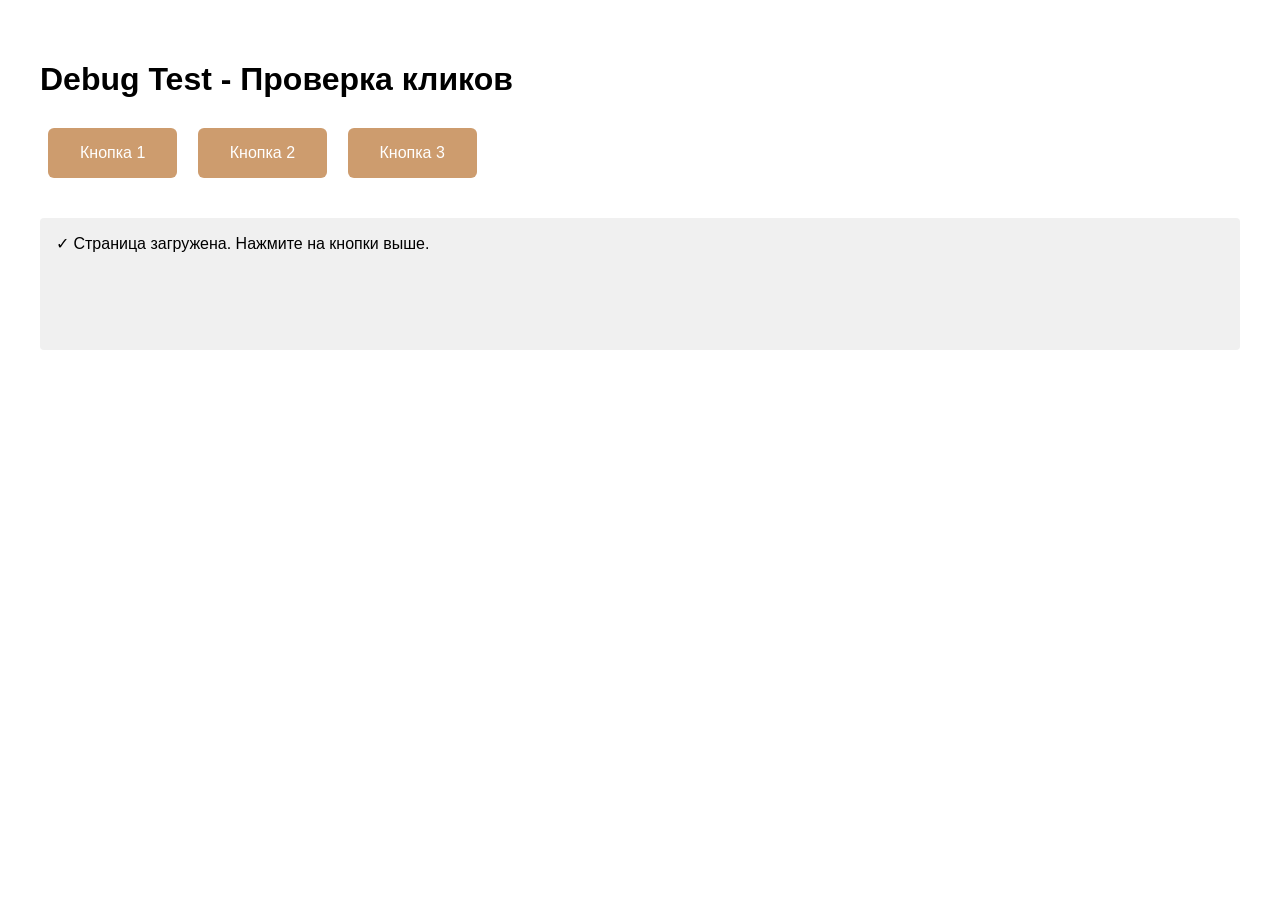
<file: debug.html>
<!DOCTYPE html>
<html lang="ru">
<head>
    <meta charset="UTF-8">
    <meta name="viewport" content="width=device-width, initial-scale=1.0">
    <title>Debug Test</title>
    <style>
        body {
            font-family: Arial, sans-serif;
            padding: 2rem;
        }
        button {
            padding: 1rem 2rem;
            font-size: 1rem;
            margin: 0.5rem;
            cursor: pointer;
            background: #cd9c6e;
            color: white;
            border: none;
            border-radius: 6px;
        }
        #log {
            margin-top: 2rem;
            padding: 1rem;
            background: #f0f0f0;
            border-radius: 4px;
            min-height: 100px;
        }
    </style>
</head>
<body>
    <h1>Debug Test - Проверка кликов</h1>

    <button onclick="testClick('Button 1')">Кнопка 1</button>
    <button onclick="testClick('Button 2')">Кнопка 2</button>
    <button onclick="testClick('Button 3')">Кнопка 3</button>

    <div id="log"></div>

    <script>
        function testClick(name) {
            const log = document.getElementById('log');
            const entry = document.createElement('div');
            entry.textContent = `✓ ${new Date().toLocaleTimeString()} - ${name} нажата!`;
            log.appendChild(entry);
            console.log(`${name} clicked`);
        }

        document.addEventListener('DOMContentLoaded', () => {
            console.log('✓ Page loaded');
            const log = document.getElementById('log');
            log.innerHTML = '<div>✓ Страница загружена. Нажмите на кнопки выше.</div>';
        });

        // Проверка на блокирующие элементы
        document.addEventListener('click', (e) => {
            console.log('Click detected at:', e.clientX, e.clientY);
            console.log('Target:', e.target);
        });
    </script>
</body>
</html>
</file>
<file: style.css>
* {
    margin: 0;
    padding: 0;
    box-sizing: border-box;
}

:root {
    --color-primary: #ff9f40;
    --color-bg: #f8f8f8;
    --color-card: #ffffff;
    --color-text: #1a1a1a;
    --color-text-secondary: #999999;
    --color-border: #e5e5e5;
    --color-highlight: #ff9f40;
    --color-red: #ef4444;
    --color-green: #22c55e;
    --font-main: -apple-system, BlinkMacSystemFont, 'Segoe UI', 'Roboto', sans-serif;
}

body.dark-theme {
    --color-bg: #1a1a1a;
    --color-card: #2a2a2a;
    --color-text: #e5e5e5;
    --color-text-secondary: #999999;
    --color-border: #3a3a3a;
}

body.dark-theme .app {
    background: var(--color-card);
}

body.dark-theme .abilities-table,
body.dark-theme .skill-row,
body.dark-theme .inventory-item,
body.dark-theme .action-card,
body.dark-theme .feature-card,
body.dark-theme .note-card,
body.dark-theme .main-stats,
body.dark-theme .stat-card,
body.dark-theme .combat-phase,
body.dark-theme .btn-rest,
body.dark-theme .exhaustion-item,
body.dark-theme .condition-item,
body.dark-theme .event-card,
body.dark-theme .event-btn {
    background: var(--color-card);
}

body.dark-theme .header {
    background: var(--color-card);
    border-bottom-color: var(--color-border);
}

body.dark-theme .tabs {
    background: var(--color-card);
}

body.dark-theme .form-input,
body.dark-theme .hp-input {
    background: var(--color-bg);
    color: var(--color-text);
}

body.dark-theme .training-card {
    background: var(--color-card);
}

body.dark-theme .training-bar {
    background: var(--color-bg);
}

body {
    font-family: var(--font-main);
    background: var(--color-bg);
    color: var(--color-text);
    line-height: 1.5;
    -webkit-font-smoothing: antialiased;
}

.app {
    max-width: 768px;
    margin: 0 auto;
    background: white;
    min-height: 100vh;
}

/* Header */
.header {
    display: flex;
    align-items: center;
    justify-content: space-between;
    padding: 1rem;
    background: white;
    border-bottom: 1px solid var(--color-border);
    position: sticky;
    top: 0;
    z-index: 100;
}

.back-btn, .menu-btn {
    background: none;
    border: none;
    font-size: 1.5rem;
    cursor: pointer;
    color: var(--color-text);
    padding: 0.5rem;
}

.character-name {
    font-size: 1.25rem;
    font-weight: 600;
    flex: 1;
}

.header-controls {
    display: flex;
    gap: 0.5rem;
    align-items: center;
}

.header-icon-btn {
    background: var(--color-bg);
    border: 1px solid var(--color-border);
    border-radius: 6px;
    padding: 0.5rem 0.75rem;
    font-size: 0.875rem;
    font-weight: 600;
    cursor: pointer;
    color: var(--color-text);
    transition: all 0.2s ease;
    min-width: 40px;
    text-align: center;
}

.header-icon-btn:hover {
    background: var(--color-primary);
    color: white;
    border-color: var(--color-primary);
}

.header-icon-btn.active {
    background: var(--color-primary);
    color: white;
    border-color: var(--color-primary);
}

/* Main Stats Bar */
.main-stats {
    display: flex;
    justify-content: space-around;
    padding: 1rem;
    background: white;
    border-bottom: 1px solid var(--color-border);
}

.main-stat {
    text-align: center;
}

.main-stat.clickable {
    cursor: pointer;
    transition: all 0.2s ease;
}

.main-stat.clickable:hover {
    background: var(--color-bg);
    border-radius: 8px;
}

.main-stat-label {
    font-size: 0.75rem;
    color: var(--color-text-secondary);
    margin-bottom: 0.25rem;
}

.main-stat-value {
    font-size: 1.5rem;
    font-weight: 600;
}

/* Secondary Stats (Inspiration, Exhaustion, Conditions) */
.secondary-stats {
    display: flex;
    gap: 0.5rem;
    padding: 0.75rem 1rem;
    background: var(--color-bg);
    border-bottom: 1px solid var(--color-border);
}

.stat-card {
    flex: 1;
    background: white;
    border: 1px solid var(--color-border);
    border-radius: 8px;
    padding: 0.5rem;
    text-align: center;
    transition: all 0.2s ease;
}

.stat-card.clickable {
    cursor: pointer;
}

.stat-card.clickable:hover {
    background: var(--color-bg);
    border-color: var(--color-primary);
}

.stat-card-label {
    font-size: 0.7rem;
    color: var(--color-text-secondary);
    margin-bottom: 0.25rem;
    text-transform: uppercase;
    letter-spacing: 0.5px;
}

.stat-card-value {
    font-size: 1.25rem;
    font-weight: 600;
    display: flex;
    justify-content: center;
    align-items: center;
    gap: 0.25rem;
}

/* Inspiration Buttons */
.inspiration-btn {
    background: var(--color-bg);
    border: 2px solid var(--color-border);
    border-radius: 50%;
    width: 32px;
    height: 32px;
    display: inline-flex;
    align-items: center;
    justify-content: center;
    cursor: pointer;
    transition: all 0.2s ease;
    padding: 0;
}

.inspiration-btn:hover {
    border-color: var(--color-primary);
    transform: scale(1.1);
}

.inspiration-btn.active {
    background: var(--color-primary);
    border-color: var(--color-primary);
}

.inspiration-btn.active .inspiration-icon {
    filter: brightness(0) invert(1);
}

.inspiration-icon {
    font-size: 1rem;
}

/* Tabs */
.tabs {
    display: flex;
    background: white;
    border-bottom: 2px solid var(--color-border);
    overflow-x: auto;
    position: sticky;
    top: 57px;
    z-index: 99;
}

.tab {
    flex: 1;
    padding: 0.875rem 1rem;
    background: none;
    border: none;
    border-bottom: 3px solid transparent;
    font-size: 0.9375rem;
    color: var(--color-text-secondary);
    cursor: pointer;
    white-space: nowrap;
    transition: all 0.2s;
}

.tab.active {
    color: var(--color-primary);
    border-bottom-color: var(--color-primary);
    font-weight: 500;
}

/* Content */
.content {
    padding: 1rem;
}

.tab-content {
    display: none;
}

.tab-content.active {
    display: block;
    animation: fadeIn 0.3s ease;
}

@keyframes fadeIn {
    from { opacity: 0; transform: translateY(10px); }
    to { opacity: 1; transform: translateY(0); }
}

.section-title {
    font-size: 0.75rem;
    color: var(--color-text-secondary);
    text-transform: uppercase;
    letter-spacing: 0.5px;
    margin: 1.5rem 0 0.75rem 0;
    font-weight: 500;
}

.subsection-title {
    font-size: 0.9rem;
    color: var(--color-text);
    margin: 1.25rem 0 0.75rem 0;
    font-weight: 600;
}

/* Abilities Table */
.abilities-table {
    width: 100%;
    border-collapse: collapse;
    margin-bottom: 1rem;
    background: white;
}

.abilities-table th {
    font-size: 0.875rem;
    font-weight: 600;
    padding: 0.75rem 0.5rem;
    text-align: center;
    color: var(--color-text);
}

.abilities-table td {
    padding: 0.75rem 0.5rem;
    text-align: center;
    font-size: 0.9375rem;
    border-top: 1px solid var(--color-border);
    font-weight: 300; /* Тонкий шрифт для значений и спасбросков */
}

.abilities-table .row-label {
    text-align: left;
    font-size: 0.8125rem;
    color: var(--color-text-secondary);
    font-weight: 500;
}

.abilities-table .modifier-row td {
    font-weight: 700; /* Жирный шрифт для модификаторов */
    font-size: 1.125rem; /* Чуть крупнее */
}

.abilities-table .modifier-row .row-label {
    font-weight: 500; /* Лейбл остается нормальным */
    font-size: 0.8125rem;
}

.abilities-table td.highlight {
    color: var(--color-primary);
}

.abilities-table .modifier-row td.highlight {
    color: var(--color-primary);
    font-weight: 700;
}

/* Info Boxes */
.info-boxes {
    display: flex;
    gap: 0.75rem;
    margin-bottom: 1.5rem;
}

.info-box {
    flex: 1;
    padding: 1rem;
    background: var(--color-bg);
    border-radius: 8px;
    text-align: center;
}

.info-box-value {
    font-size: 1.75rem;
    font-weight: 600;
    margin-bottom: 0.25rem;
}

.info-box-label {
    font-size: 0.75rem;
    color: var(--color-text-secondary);
}

/* Skills */
.skills-section {
    display: flex;
    flex-direction: column;
    gap: 0;
}

.skill-row {
    display: flex;
    justify-content: space-between;
    align-items: center;
    padding: 0.875rem 1rem;
    border-bottom: 1px solid var(--color-border);
    background: white;
}

.skill-row.proficient {
    background: rgba(205, 156, 110, 0.05);
}

.skill-row.proficient .skill-value {
    font-weight: 600;
}

.skill-row.expert {
    background: rgba(205, 156, 110, 0.1);
}

.skill-row.expert .skill-value {
    font-weight: 700;
    text-decoration: underline;
}

.skill-name {
    font-size: 0.9375rem;
}

.skill-value {
    font-size: 0.9375rem;
    color: var(--color-text);
}

/* Action Cards */
.action-card {
    background: white;
    border: 1px solid var(--color-border);
    border-radius: 8px;
    padding: 1rem;
    margin-bottom: 0.75rem;
}

.action-card.expandable {
    cursor: pointer;
}

.action-header {
    display: flex;
    justify-content: space-between;
    align-items: center;
    gap: 0.5rem;
}

.action-header h4 {
    font-size: 0.9375rem;
    font-weight: 600;
    margin: 0;
    flex: 1;
}

.action-desc {
    font-size: 0.875rem;
    color: var(--color-text-secondary);
    margin: 0.5rem 0 0 0;
    line-height: 1.5;
}

.action-details {
    display: none;
    margin-top: 0.75rem;
    padding-top: 0.75rem;
    border-top: 1px solid var(--color-border);
    font-size: 0.875rem;
}

.action-details p {
    margin: 0.5rem 0;
}

.action-details strong {
    color: var(--color-text);
}

.action-card.expanded .action-details {
    display: block;
}

.weapon-rolls {
    display: flex;
    gap: 0.5rem;
}

/* Spell Stats */
.spell-stats {
    display: grid;
    grid-template-columns: 1fr 1fr;
    gap: 0.75rem;
    margin-bottom: 1.5rem;
}

.spell-stat {
    padding: 0.875rem;
    background: var(--color-card);
    border: 1px solid var(--color-border);
    border-radius: 8px;
    font-size: 0.875rem;
    text-align: center;
}

.spell-stat strong {
    display: block;
    font-size: 0.6875rem;
    color: var(--color-text-secondary);
    text-transform: uppercase;
    letter-spacing: 0.05em;
    font-weight: 600;
    margin-bottom: 0.375rem;
}

.spell-stat-value {
    font-size: 1.5rem;
    font-weight: 700;
    color: var(--color-text);
    margin-bottom: 0.25rem;
}

.spell-stat-formula {
    font-size: 0.75rem;
    color: var(--color-text-secondary);
    font-weight: 400;
    line-height: 1.4;
}

.spell-slots {
    display: flex;
    align-items: center;
    gap: 0.75rem;
    padding: 0.75rem 1rem;
    background: var(--color-bg);
    border-radius: 8px;
    margin-bottom: 1rem;
    font-size: 0.875rem;
}

.slot {
    display: inline-flex;
    align-items: center;
    cursor: pointer;
}

.spell-slot-check {
    margin-right: 0.25rem;
    width: 20px;
    height: 20px;
    cursor: pointer;
}

/* Buttons */
.roll-btn-inline {
    background: var(--color-primary);
    color: white;
    border: none;
    border-radius: 6px;
    padding: 0.375rem 0.75rem;
    font-size: 0.875rem;
    font-weight: 500;
    cursor: pointer;
    white-space: nowrap;
}

.roll-btn-inline:active {
    transform: scale(0.95);
}

/* Section Header */
.section-header {
    display: flex;
    justify-content: space-between;
    align-items: center;
    margin-bottom: 1rem;
}

.add-btn {
    background: var(--color-primary);
    color: white;
    border: none;
    border-radius: 6px;
    padding: 0.5rem 1rem;
    font-size: 0.875rem;
    font-weight: 500;
    cursor: pointer;
}

/* Add Item Form */
.add-item-form {
    background: var(--color-bg);
    border-radius: 8px;
    padding: 1rem;
    margin-bottom: 1rem;
}

.form-input {
    width: 100%;
    padding: 0.75rem;
    border: 1px solid var(--color-border);
    border-radius: 6px;
    font-size: 0.9375rem;
    font-family: var(--font-main);
    margin-bottom: 0.75rem;
}

.form-input:focus {
    outline: 2px solid var(--color-primary);
    border-color: var(--color-primary);
}

.form-row {
    display: flex;
    gap: 0.75rem;
}

.form-input.small {
    width: 100px;
    flex-shrink: 0;
}

.form-buttons {
    display: flex;
    gap: 0.75rem;
}

.btn-save, .btn-cancel {
    flex: 1;
    padding: 0.75rem;
    border: none;
    border-radius: 6px;
    font-size: 0.9375rem;
    font-weight: 500;
    cursor: pointer;
}

.btn-save {
    background: var(--color-primary);
    color: white;
}

.btn-cancel {
    background: var(--color-border);
    color: var(--color-text);
}

/* Inventory */
.inventory-item {
    display: flex;
    justify-content: space-between;
    align-items: center;
    padding: 1rem;
    border-bottom: 1px solid var(--color-border);
    background: white;
    gap: 0.5rem;
}

.item-name {
    font-size: 0.9375rem;
    flex: 1;
}

.item-detail {
    font-size: 0.875rem;
    color: var(--color-text-secondary);
}

.item-controls {
    display: flex;
    align-items: center;
    gap: 0.5rem;
}

.item-control-btn {
    background: var(--color-bg);
    border: 1px solid var(--color-border);
    border-radius: 4px;
    width: 28px;
    height: 28px;
    display: flex;
    align-items: center;
    justify-content: center;
    font-size: 1rem;
    cursor: pointer;
    color: var(--color-text);
    transition: all 0.2s ease;
}

.item-control-btn:hover {
    background: var(--color-primary);
    color: white;
    border-color: var(--color-primary);
}

.item-control-btn:active {
    transform: scale(0.9);
}

.item-count {
    font-size: 0.9375rem;
    color: var(--color-text);
    font-weight: 600;
    min-width: 30px;
    text-align: center;
}

.item-edit {
    background: none;
    border: none;
    color: var(--color-text-secondary);
    font-size: 1.25rem;
    cursor: pointer;
    padding: 0 0.5rem;
    line-height: 1;
}

.item-edit:hover {
    color: var(--color-primary);
}

.item-delete {
    background: none;
    border: none;
    color: var(--color-text-secondary);
    font-size: 1.5rem;
    cursor: pointer;
    padding: 0 0.5rem;
    line-height: 1;
}

.item-delete:hover {
    color: var(--color-red);
}

/* Feature Cards */
.feature-card {
    background: white;
    border: 1px solid var(--color-border);
    border-radius: 8px;
    padding: 1rem;
    margin-bottom: 0.75rem;
}

.feature-card h4 {
    font-size: 0.9375rem;
    font-weight: 600;
    margin: 0 0 0.5rem 0;
}

.feature-card p {
    font-size: 0.875rem;
    color: var(--color-text-secondary);
    margin: 0.25rem 0;
    line-height: 1.5;
}

/* Note Cards */
.note-card {
    background: white;
    border: 1px solid var(--color-border);
    border-radius: 8px;
    padding: 1rem;
    margin-bottom: 0.75rem;
}

.note-card h4 {
    font-size: 0.9375rem;
    font-weight: 600;
    margin: 0 0 0.5rem 0;
}

.note-card p {
    font-size: 0.875rem;
    color: var(--color-text-secondary);
    margin: 0.25rem 0;
    line-height: 1.5;
}

/* Roll Results */
.roll-results {
    position: fixed;
    bottom: 1rem;
    left: 50%;
    transform: translateX(-50%);
    width: calc(100% - 2rem);
    max-width: 400px;
    z-index: 1000;
    display: flex;
    flex-direction: column;
    gap: 0.5rem;
}

.roll-result {
    background: rgba(0, 0, 0, 0.9);
    color: white;
    padding: 1rem;
    border-radius: 12px;
    box-shadow: 0 4px 12px rgba(0, 0, 0, 0.3);
    animation: slideUp 0.3s ease;
}

@keyframes slideUp {
    from {
        opacity: 0;
        transform: translateY(20px);
    }
    to {
        opacity: 1;
        transform: translateY(0);
    }
}

.roll-result-title {
    font-size: 0.875rem;
    opacity: 0.8;
    margin-bottom: 0.25rem;
}

.roll-result-value {
    font-size: 2rem;
    font-weight: 700;
}

.roll-result-detail {
    font-size: 0.8125rem;
    opacity: 0.7;
    margin-top: 0.25rem;
}

/* Mobile optimizations */
@media (max-width: 768px) {
    .tabs {
        top: 57px;
    }

    .tab {
        font-size: 0.875rem;
        padding: 0.75rem 0.75rem;
    }

    .main-stat-value {
        font-size: 1.25rem;
    }

    .abilities-table th,
    .abilities-table td {
        padding: 0.625rem 0.375rem;
        font-size: 0.875rem;
    }

    .roll-results {
        width: calc(100% - 1rem);
        bottom: 0.5rem;
    }
}

.hp-max {
    font-size: 1.2rem;
    opacity: 0.7;
}

/* Level Badge */
.level-badge {
    font-size: 0.75rem;
    color: var(--color-text-secondary);
    font-weight: normal;
}

/* Checkbox Label */
.checkbox-label {
    display: flex;
    align-items: center;
    gap: 0.5rem;
    margin: 0.75rem 0;
    font-size: 0.9375rem;
    cursor: pointer;
}

.checkbox-label input[type="checkbox"] {
    width: 20px;
    height: 20px;
    cursor: pointer;
}

.full-width {
    width: 100%;
}

/* Modal */
.modal {
    display: none;
    position: fixed;
    z-index: 1000;
    left: 0;
    top: 0;
    width: 100%;
    height: 100%;
    background: rgba(0, 0, 0, 0.5);
    animation: fadeIn 0.2s ease;
    pointer-events: none;
}

.modal.active {
    display: flex;
    align-items: center;
    justify-content: center;
    pointer-events: all;
}

.modal-content {
    background: white;
    border-radius: 12px;
    max-width: 500px;
    width: 90%;
    max-height: 90vh;
    overflow-y: auto;
    box-shadow: 0 10px 40px rgba(0, 0, 0, 0.3);
    animation: slideUp 0.3s ease;
}

.modal-header {
    display: flex;
    justify-content: space-between;
    align-items: center;
    padding: 1.5rem;
    border-bottom: 1px solid var(--color-border);
}

.modal-header h2 {
    font-size: 1.25rem;
    margin: 0;
}

.close-btn {
    background: none;
    border: none;
    font-size: 2rem;
    color: var(--color-text-secondary);
    cursor: pointer;
    line-height: 1;
    padding: 0;
}

.modal-body {
    padding: 1.5rem;
}

.modal-body label {
    display: block;
    margin-bottom: 0.5rem;
    font-size: 0.9375rem;
    font-weight: 500;
}

.modal-body input[type="number"] {
    width: 100%;
    padding: 0.75rem;
    border: 1px solid var(--color-border);
    border-radius: 6px;
    font-size: 1rem;
    font-family: var(--font-main);
    margin-bottom: 1rem;
}

.modal-body h3 {
    font-size: 1rem;
    margin: 1.5rem 0 1rem 0;
}

.stat-inputs {
    display: grid;
    grid-template-columns: repeat(2, 1fr);
    gap: 1rem;
    margin-bottom: 1.5rem;
}

.stat-inputs label {
    display: flex;
    flex-direction: column;
    gap: 0.5rem;
}

.stat-inputs input {
    margin: 0;
}

/* Creator Steps */
.creator-step {
    display: none;
}

.creator-step.active {
    display: block;
}

/* Character List */
.character-card {
    background: var(--color-bg);
    border-radius: 8px;
    padding: 1rem;
    margin-bottom: 0.75rem;
    display: flex;
    justify-content: space-between;
    align-items: center;
    cursor: pointer;
    transition: all 0.2s ease;
}

.character-card:hover {
    background: var(--color-primary);
    color: white;
    transform: translateX(5px);
}

.character-card.active {
    background: var(--color-primary);
    color: white;
}

.character-info h4 {
    margin: 0 0 0.25rem 0;
    font-size: 1rem;
}

.character-info p {
    margin: 0;
    font-size: 0.875rem;
    opacity: 0.8;
}

.character-delete {
    background: rgba(255, 255, 255, 0.2);
    border: none;
    color: inherit;
    font-size: 1.25rem;
    width: 32px;
    height: 32px;
    border-radius: 50%;
    cursor: pointer;
    display: flex;
    align-items: center;
    justify-content: center;
}

.character-delete:hover {
    background: rgba(255, 255, 255, 0.3);
}

/* Category Headers */
.category-header {
    display: flex;
    justify-content: space-between;
    align-items: center;
    padding: 0.75rem 1rem;
    background: var(--color-bg);
    border-radius: 6px;
    margin: 1rem 0 0.5rem 0;
    font-weight: 600;
    font-size: 0.875rem;
    color: var(--color-text);
    text-transform: uppercase;
    letter-spacing: 0.5px;
}

.category-count {
    color: var(--color-text-secondary);
    font-weight: normal;
}

/* Equipped Item */
.inventory-item.equipped {
    background: rgba(205, 156, 110, 0.05);
    border-left: 3px solid var(--color-primary);
}

.equipped-badge {
    font-size: 0.75rem;
    color: var(--color-primary);
    font-weight: 600;
}

/* Settings Row */
.setting-row {
    display: flex;
    justify-content: space-between;
    align-items: center;
    padding: 1rem;
    background: var(--color-bg);
    border-radius: 8px;
    margin-bottom: 1rem;
}

.setting-info {
    flex: 1;
}

.setting-info strong {
    display: block;
    font-size: 1rem;
    margin-bottom: 0.25rem;
}

.setting-info p {
    font-size: 0.875rem;
    color: var(--color-text-secondary);
    margin: 0;
}

/* Toggle Switch */
.switch {
    position: relative;
    display: inline-block;
    width: 50px;
    height: 28px;
    flex-shrink: 0;
}

.switch input {
    opacity: 0;
    width: 0;
    height: 0;
}

.slider {
    position: absolute;
    cursor: pointer;
    top: 0;
    left: 0;
    right: 0;
    bottom: 0;
    background-color: var(--color-border);
    transition: 0.3s;
    border-radius: 28px;
}

.slider:before {
    position: absolute;
    content: "";
    height: 20px;
    width: 20px;
    left: 4px;
    bottom: 4px;
    background-color: white;
    transition: 0.3s;
    border-radius: 50%;
}

input:checked + .slider {
    background-color: var(--color-primary);
}

input:checked + .slider:before {
    transform: translateX(22px);
}

/* Hide roll buttons by default */
body:not(.online-mode) .roll-btn-inline {
    display: none !important;
}

body:not(.online-mode) .weapon-rolls {
    display: none !important;
}

/* Scrollbar styling */
::-webkit-scrollbar {
    width: 6px;
    height: 6px;
}

::-webkit-scrollbar-track {
    background: var(--color-bg);
}

::-webkit-scrollbar-thumb {
    background: var(--color-border);
    border-radius: 3px;
}

::-webkit-scrollbar-thumb:hover {
    background: var(--color-text-secondary);
}

/* Experience Bar */
.exp-bar {
    width: 100%;
    height: 4px;
    background: rgba(255, 255, 255, 0.2);
    border-radius: 2px;
    overflow: hidden;
    margin-top: 0.25rem;
}

.exp-progress {
    height: 100%;
    background: var(--color-primary);
    transition: width 0.3s ease;
}

.exp-text {
    font-size: 0.7rem;
    margin-top: 0.25rem;
    opacity: 0.8;
}

/* Learnable Items */
.inventory-item.learnable {
    flex-direction: column;
    align-items: stretch;
}

.item-main-row {
    display: flex;
    justify-content: space-between;
    align-items: center;
    width: 100%;
}

.learnable-badge {
    font-size: 0.875rem;
}

.learn-progress {
    margin-top: 0.75rem;
    width: 100%;
}

.learn-bar {
    width: 100%;
    height: 6px;
    background: var(--color-bg);
    border-radius: 3px;
    overflow: hidden;
}

.learn-bar-fill {
    height: 100%;
    background: linear-gradient(90deg, var(--color-primary), var(--color-highlight));
    transition: width 0.3s ease;
}

.learn-text {
    font-size: 0.8125rem;
    color: var(--color-text-secondary);
    margin-top: 0.25rem;
    display: block;
}

/* HP Modal */
.hp-modal-body {
    display: flex;
    flex-direction: column;
    gap: 1rem;
}

.hp-row {
    display: flex;
    justify-content: space-between;
    align-items: center;
    padding: 1rem;
    background: var(--color-bg);
    border-radius: 8px;
}

.hp-row label {
    font-size: 1rem;
    color: var(--color-text-secondary);
    margin: 0;
}

.hp-value {
    font-size: 1.5rem;
    font-weight: 600;
    color: var(--color-text);
}

.hp-input {
    width: 100px;
    padding: 0.5rem;
    border: 1px solid var(--color-border);
    border-radius: 6px;
    font-size: 1.25rem;
    font-weight: 600;
    text-align: center;
    font-family: var(--font-main);
}

.hit-dice-section {
    display: flex;
    justify-content: space-between;
    align-items: center;
    padding: 1rem;
    background: var(--color-bg);
    border-radius: 8px;
}

.hit-dice-section label {
    font-size: 1rem;
    color: var(--color-text);
    margin: 0;
}

.hp-buttons {
    display: flex;
    gap: 1rem;
    align-items: center;
    margin-top: 1rem;
}

.btn-heal {
    flex: 1;
    padding: 1.25rem;
    border: none;
    border-radius: 8px;
    font-size: 1.125rem;
    font-weight: 600;
    cursor: pointer;
    background: var(--color-green);
    color: white;
    transition: all 0.2s ease;
}

.btn-heal:active {
    transform: scale(0.95);
}

.hp-divider {
    width: 2px;
    height: 60px;
    background: var(--color-border);
}

.btn-damage {
    flex: 1;
    padding: 1.25rem;
    border: none;
    border-radius: 8px;
    font-size: 1.125rem;
    font-weight: 600;
    cursor: pointer;
    background: var(--color-red);
    color: white;
    transition: all 0.2s ease;
}

.btn-damage:active {
    transform: scale(0.95);
}

/* Rest Section */
.rest-section {
    margin-top: 1.5rem;
    padding-top: 1.5rem;
    border-top: 1px solid var(--color-border);
}

.rest-title {
    font-size: 1rem;
    font-weight: 600;
    margin: 0 0 1rem 0;
    color: var(--color-text);
}

.rest-buttons {
    display: flex;
    gap: 0.75rem;
}

.btn-rest {
    flex: 1;
    display: flex;
    flex-direction: column;
    align-items: center;
    gap: 0.5rem;
    padding: 1rem;
    border: 2px solid var(--color-border);
    border-radius: 8px;
    background: white;
    cursor: pointer;
    transition: all 0.2s ease;
}

.btn-rest:hover {
    border-color: var(--color-primary);
    background: var(--color-bg);
}

.btn-rest:active {
    transform: scale(0.95);
}

.btn-rest.short {
    border-color: var(--color-primary);
}

.btn-rest.long {
    border-color: var(--color-primary);
}

.rest-icon {
    font-size: 1.5rem;
}

.rest-label {
    font-size: 0.875rem;
    font-weight: 600;
    color: var(--color-text);
}

/* Exhaustion Modal */
.exhaustion-controls {
    display: flex;
    justify-content: space-between;
    align-items: center;
    margin-bottom: 1.5rem;
    padding: 1rem;
    background: var(--color-bg);
    border-radius: 8px;
}

.exhaustion-controls label {
    font-weight: 600;
}

.exhaustion-levels {
    display: flex;
    flex-direction: column;
    gap: 0.5rem;
}

.exhaustion-item {
    padding: 0.75rem;
    background: var(--color-bg);
    border: 1px solid var(--color-border);
    border-radius: 8px;
    color: var(--color-text-secondary);
    transition: all 0.2s ease;
}

.exhaustion-item.active {
    background: rgba(239, 68, 68, 0.1);
    border-color: var(--color-red);
    color: var(--color-red);
    font-weight: 600;
}

/* Conditions Modal */
.conditions-list {
    display: flex;
    flex-direction: column;
    gap: 0.75rem;
}

.condition-item {
    display: flex;
    align-items: flex-start;
    gap: 0.75rem;
    padding: 0.75rem;
    background: var(--color-bg);
    border: 1px solid var(--color-border);
    border-radius: 8px;
    cursor: pointer;
    transition: all 0.2s ease;
}

.condition-item:hover {
    background: white;
    border-color: var(--color-primary);
}

.condition-check {
    margin-top: 0.25rem;
    cursor: pointer;
    width: 18px;
    height: 18px;
}

.condition-info {
    flex: 1;
    display: flex;
    flex-direction: column;
    gap: 0.25rem;
}

.condition-info strong {
    color: var(--color-text);
    font-size: 0.95rem;
}

.condition-effect {
    font-size: 0.85rem;
    color: var(--color-text-secondary);
    line-height: 1.4;
}

.modal-description {
    color: var(--color-text-secondary);
    margin-bottom: 1rem;
    font-size: 0.9rem;
}

.modal-note {
    margin-top: 1rem;
    padding: 0.75rem;
    background: rgba(205, 156, 110, 0.1);
    border-left: 3px solid var(--color-primary);
    border-radius: 4px;
    font-size: 0.875rem;
    color: var(--color-text);
}

/* Combat Guide */
.combat-guide {
    display: flex;
    flex-direction: column;
    gap: 1.5rem;
}

.combat-phase {
    background: white;
    border: 1px solid var(--color-border);
    border-radius: 8px;
    padding: 1rem;
}

.combat-phase.special {
    background: rgba(205, 156, 110, 0.05);
    border-color: var(--color-primary);
}

.combat-phase-title {
    font-size: 1.125rem;
    font-weight: 600;
    margin: 0 0 0.75rem 0;
    color: var(--color-text);
}

.combat-desc {
    margin: 0.5rem 0;
    color: var(--color-text);
    line-height: 1.5;
}

.combat-desc-small {
    font-size: 0.875rem;
    color: var(--color-text-secondary);
    font-style: italic;
    margin: 0.5rem 0;
}

.combat-action-type {
    margin-top: 1rem;
    padding: 1rem;
    background: var(--color-bg);
    border-radius: 8px;
}

.action-type-title {
    font-size: 1rem;
    font-weight: 600;
    margin: 0 0 0.5rem 0;
    color: var(--color-primary);
}

.action-list {
    list-style: none;
    padding: 0;
    margin: 0.5rem 0 0 0;
}

.action-list li {
    padding: 0.5rem 0 0.5rem 1.5rem;
    position: relative;
    color: var(--color-text);
    line-height: 1.5;
}

.action-list li::before {
    content: "▸";
    position: absolute;
    left: 0;
    color: var(--color-primary);
    font-weight: bold;
}

.action-list strong {
    color: var(--color-text);
}

/* Event Tracker */
#events-container {
    display: flex;
    flex-direction: column;
    gap: 0.75rem;
    margin-bottom: 1.5rem;
}

.event-card {
    background: white;
    border: 2px solid var(--color-border);
    border-radius: 8px;
    padding: 1rem;
    transition: all 0.2s ease;
}

.event-card.event-today {
    border-color: var(--color-red);
    background: rgba(239, 68, 68, 0.05);
}

.event-card.event-soon {
    border-color: #f59e0b;
    background: rgba(245, 158, 11, 0.05);
}

.event-card.event-future {
    border-color: var(--color-primary);
}

.event-header {
    display: flex;
    justify-content: space-between;
    align-items: center;
    gap: 1rem;
}

.event-info {
    flex: 1;
    display: flex;
    flex-direction: column;
    gap: 0.25rem;
}

.event-name {
    font-size: 1rem;
    font-weight: 600;
    margin: 0;
    color: var(--color-text);
}

.event-location {
    font-size: 0.875rem;
    color: var(--color-text-secondary);
}

.event-controls {
    display: flex;
    align-items: center;
    gap: 0.5rem;
}

.event-countdown {
    font-size: 0.875rem;
    font-weight: 600;
    padding: 0.25rem 0.75rem;
    border-radius: 4px;
    white-space: nowrap;
}

.event-today .event-countdown {
    background: var(--color-red);
    color: white;
}

.event-soon .event-countdown {
    background: #f59e0b;
    color: white;
}

.event-future .event-countdown {
    background: var(--color-primary);
    color: white;
}

.event-btn {
    width: 32px;
    height: 32px;
    border: 1px solid var(--color-border);
    background: white;
    border-radius: 4px;
    cursor: pointer;
    font-size: 1.125rem;
    display: flex;
    align-items: center;
    justify-content: center;
    transition: all 0.2s ease;
}

.event-btn:hover {
    background: var(--color-bg);
    border-color: var(--color-primary);
}

.event-btn.delete {
    color: var(--color-red);
    border-color: var(--color-red);
}

.event-btn.delete:hover {
    background: var(--color-red);
    color: white;
}

/* Training Cards */
.training-description {
    color: var(--color-text-secondary);
    font-size: 0.875rem;
    margin: 0.5rem 0 1.5rem 0;
}

.training-card {
    background: white;
    border: 1px solid var(--color-border);
    border-radius: 8px;
    padding: 1rem;
    margin-bottom: 0.75rem;
}

.training-header {
    display: flex;
    justify-content: space-between;
    align-items: center;
    margin-bottom: 0.75rem;
}

.training-header h4 {
    font-size: 0.9375rem;
    font-weight: 600;
    margin: 0;
}

.training-status {
    font-size: 0.75rem;
    padding: 0.25rem 0.5rem;
    border-radius: 4px;
    font-weight: 600;
}

.status-mastered {
    background: rgba(34, 197, 94, 0.1);
    color: var(--color-green);
}

.status-in-progress {
    background: rgba(205, 156, 110, 0.1);
    color: var(--color-primary);
}

.status-not-started {
    background: var(--color-bg);
    color: var(--color-text-secondary);
}

.training-progress {
    margin-bottom: 0.75rem;
}

.training-bar {
    width: 100%;
    height: 8px;
    background: var(--color-bg);
    border-radius: 4px;
    overflow: hidden;
    margin-bottom: 0.5rem;
}

.training-bar-fill {
    height: 100%;
    background: linear-gradient(90deg, var(--color-primary), var(--color-highlight));
    transition: width 0.3s ease;
}

.training-info {
    display: flex;
    justify-content: space-between;
    font-size: 0.8125rem;
    color: var(--color-text-secondary);
}

.btn-train {
    width: 100%;
    padding: 0.75rem;
    border: none;
    border-radius: 6px;
    font-size: 0.9375rem;
    font-weight: 500;
    cursor: pointer;
    background: var(--color-primary);
    color: white;
    transition: all 0.2s ease;
}

.btn-train:hover {
    opacity: 0.9;
}

.btn-train:active {
    transform: scale(0.98);
}

.training-manual {
    margin: 1rem 0;
    padding: 0.75rem;
    background: var(--color-bg);
    border-radius: 8px;
}

.training-manual label {
    font-size: 0.875rem;
    color: var(--color-text-secondary);
    display: block;
    margin-bottom: 0.5rem;
}

.manual-progress-controls {
    display: flex;
    align-items: center;
    gap: 0.5rem;
}

.progress-input {
    width: 80px;
    padding: 0.5rem;
    border: 1px solid var(--color-border);
    border-radius: 4px;
    font-size: 1rem;
    text-align: center;
    font-family: var(--font-main);
}

.progress-max {
    font-size: 1rem;
    color: var(--color-text-secondary);
}

.btn-save-progress {
    padding: 0.5rem 0.75rem;
    border: none;
    background: var(--color-primary);
    color: white;
    border-radius: 4px;
    cursor: pointer;
    font-size: 1.125rem;
    transition: all 0.2s ease;
}

.btn-save-progress:hover {
    opacity: 0.9;
}

.btn-save-progress:active {
    transform: scale(0.95);
}

.empty-state {
    text-align: center;
    padding: 3rem 1rem;
    color: var(--color-text-secondary);
    font-size: 0.9375rem;
}
</file>
<file: style-variant2.css>
/* ВАРИАНТ 2: "МИНИМАЛИСТИЧНЫЙ PRO" */
/* Современный, чистый, с акцентами золота, четкая типографика */

:root {
    /* Основная палитра - более контрастная */
    --color-primary: #ff9f40;
    --color-primary-dark: #fb8c00;
    --color-primary-light: #ffcc80;

    --color-bg: #fafafa;
    --color-card: #ffffff;
    --color-text: #1a1a1a;
    --color-text-secondary: #737373;
    --color-border: #e5e5e5;

    /* Акцентные цвета - более сдержанные */
    --color-success: #10b981;
    --color-danger: #ef4444;
    --color-warning: #f59e0b;
    --color-info: #3b82f6;

    --color-green: #10b981;
    --color-red: #ef4444;
    --font-main: -apple-system, BlinkMacSystemFont, "Segoe UI", Roboto, sans-serif;
}

body.dark-theme {
    --color-bg: #0f0f0f;
    --color-card: #1a1a1a;
    --color-text: #fafafa;
    --color-text-secondary: #a3a3a3;
    --color-border: #2d2d2d;
}

body {
    background: var(--color-bg);
    letter-spacing: -0.01em;
}

/* Шапка - плоская, четкая */
.header {
    background: var(--color-card);
    padding: 1rem;
    display: flex;
    align-items: center;
    gap: 1rem;
    position: sticky;
    top: 0;
    z-index: 100;
    border-bottom: 1px solid var(--color-border);
}

.character-name {
    color: var(--color-text);
    font-weight: 600;
    font-size: 1.25rem;
}

.back-btn,
.header-icon-btn {
    background: var(--color-bg);
    border: 1px solid var(--color-border);
    width: 40px;
    height: 40px;
    border-radius: 10px;
    transition: all 0.2s;
}

.back-btn:hover,
.header-icon-btn:hover {
    background: var(--color-primary);
    border-color: var(--color-primary);
    color: white;
}

.header-icon-btn.active {
    background: var(--color-primary);
    color: white;
    border-color: var(--color-primary);
}

/* Основные статы - сетка */
.main-stats {
    display: grid;
    grid-template-columns: repeat(5, 1fr);
    gap: 1px;
    background: var(--color-border);
    border-top: 1px solid var(--color-border);
    border-bottom: 1px solid var(--color-border);
}

.main-stat {
    text-align: center;
    padding: 1rem 0.5rem;
    background: var(--color-card);
    transition: all 0.2s;
    position: relative;
}

.main-stat.clickable:hover {
    background: var(--color-primary-light);
    cursor: pointer;
}

.main-stat.clickable:hover .main-stat-value {
    color: var(--color-primary-dark);
}

.main-stat-label {
    font-size: 0.6875rem;
    color: var(--color-text-secondary);
    margin-bottom: 0.375rem;
    text-transform: uppercase;
    letter-spacing: 0.05em;
    font-weight: 600;
}

.main-stat-value {
    font-size: 1.75rem;
    font-weight: 700;
    color: var(--color-text);
}

/* Дополнительные статы */
.secondary-stats {
    display: grid;
    grid-template-columns: repeat(3, 1fr);
    gap: 1px;
    background: var(--color-border);
    border-bottom: 1px solid var(--color-border);
}

.stat-card {
    background: var(--color-card);
    padding: 0.875rem;
    text-align: center;
    transition: all 0.2s;
}

.stat-card.clickable:hover {
    background: var(--color-bg);
    cursor: pointer;
}

.stat-card-label {
    font-size: 0.6875rem;
    color: var(--color-text-secondary);
    margin-bottom: 0.5rem;
    text-transform: uppercase;
    letter-spacing: 0.05em;
    font-weight: 600;
}

.stat-card-value {
    font-size: 1.5rem;
    font-weight: 700;
}

/* Кнопки вдохновения */
.inspiration-btn {
    background: var(--color-bg);
    border: 2px solid var(--color-border);
    border-radius: 50%;
    width: 36px;
    height: 36px;
    transition: all 0.2s;
}

.inspiration-btn:hover {
    border-color: var(--color-primary);
}

.inspiration-btn.active {
    background: var(--color-primary);
    border-color: var(--color-primary);
}

/* Вкладки - минималистичные */
.tabs {
    display: flex;
    background: var(--color-card);
    overflow-x: auto;
    position: sticky;
    top: 57px;
    z-index: 99;
    border-bottom: 1px solid var(--color-border);
    gap: 0.5rem;
    padding: 0 1rem;
}

.tab {
    padding: 1rem 0;
    background: none;
    border: none;
    border-bottom: 2px solid transparent;
    font-size: 0.875rem;
    color: var(--color-text-secondary);
    cursor: pointer;
    white-space: nowrap;
    transition: all 0.2s;
    font-weight: 500;
    letter-spacing: -0.01em;
}

.tab:hover {
    color: var(--color-primary);
}

.tab.active {
    color: var(--color-primary);
    border-bottom-color: var(--color-primary);
    font-weight: 600;
}

/* Контент */
.content {
    padding: 1.5rem 1rem;
    max-width: 600px;
    margin: 0 auto;
}

.section-title {
    font-size: 0.8125rem;
    font-weight: 700;
    text-transform: uppercase;
    letter-spacing: 0.1em;
    color: var(--color-text-secondary);
    margin: 0 0 1rem 0;
    padding-bottom: 0.5rem;
    border-bottom: 1px solid var(--color-border);
}

/* Таблица характеристик */
.abilities-table {
    width: 100%;
    border-collapse: separate;
    border-spacing: 0;
    margin-bottom: 1.5rem;
    background: var(--color-card);
    border: 1px solid var(--color-border);
    border-radius: 12px;
    overflow: hidden;
}

.abilities-table th {
    font-size: 0.75rem;
    font-weight: 700;
    padding: 0.875rem 0.5rem;
    text-align: center;
    color: var(--color-text-secondary);
    text-transform: uppercase;
    letter-spacing: 0.05em;
    background: var(--color-bg);
}

.abilities-table td {
    padding: 0.875rem 0.5rem;
    text-align: center;
    font-size: 0.9375rem;
    border-top: 1px solid var(--color-border);
    font-weight: 400;
}

.abilities-table .row-label {
    text-align: left;
    font-size: 0.75rem;
    color: var(--color-text-secondary);
    font-weight: 600;
    text-transform: uppercase;
    letter-spacing: 0.05em;
    padding-left: 1rem;
}

.abilities-table .modifier-row td {
    font-weight: 800;
    font-size: 1.375rem;
    color: var(--color-text);
}

.abilities-table td.highlight {
    color: var(--color-primary);
}

/* Карточки - плоские с тенями */
.action-card,
.inventory-item,
.training-card,
.feature-card,
.note-card,
.event-card {
    background: var(--color-card);
    border: 1px solid var(--color-border);
    border-radius: 12px;
    padding: 1rem;
    margin-bottom: 0.75rem;
    transition: all 0.2s ease;
}

.action-card:hover,
.inventory-item:hover,
.training-card:hover {
    border-color: var(--color-primary);
    box-shadow: 0 2px 8px rgba(205, 156, 110, 0.15);
}

.action-card h4,
.inventory-item h4,
.training-card h4 {
    font-size: 1rem;
    font-weight: 600;
    margin: 0 0 0.5rem 0;
    color: var(--color-text);
}

/* Кнопки - четкие, акцентные */
.add-btn {
    background: var(--color-primary);
    color: white;
    border: none;
    padding: 0.625rem 1rem;
    border-radius: 8px;
    font-weight: 600;
    font-size: 0.875rem;
    transition: all 0.2s;
    letter-spacing: -0.01em;
}

.add-btn:hover {
    background: var(--color-primary-dark);
    transform: translateY(-1px);
    box-shadow: 0 4px 12px rgba(205, 156, 110, 0.3);
}

.btn-train {
    background: var(--color-primary);
    border: none;
    color: white;
    font-weight: 600;
}

.btn-train:hover {
    background: var(--color-primary-dark);
}

.btn-heal {
    background: var(--color-success);
}

.btn-heal:hover {
    background: #059669;
}

.btn-damage {
    background: var(--color-danger);
}

.btn-damage:hover {
    background: #dc2626;
}

/* Прогресс-бары */
.training-bar {
    height: 6px;
    background: var(--color-border);
    border-radius: 3px;
    overflow: hidden;
}

.training-bar-fill {
    height: 100%;
    background: var(--color-primary);
    transition: width 0.5s ease;
}

.training-info {
    display: flex;
    justify-content: space-between;
    margin-top: 0.5rem;
    font-size: 0.8125rem;
    color: var(--color-text-secondary);
}

/* Статусы */
.training-status {
    font-size: 0.75rem;
    font-weight: 600;
    padding: 0.25rem 0.625rem;
    border-radius: 4px;
    text-transform: uppercase;
    letter-spacing: 0.05em;
}

.status-mastered {
    background: var(--color-success);
    color: white;
}

.status-in-progress {
    background: var(--color-primary);
    color: white;
}

.status-not-started {
    background: var(--color-border);
    color: var(--color-text-secondary);
}

/* События */
.event-card {
    border-left: 3px solid var(--color-border);
}

.event-card.event-today {
    border-left-color: var(--color-danger);
    background: rgba(239, 68, 68, 0.03);
}

.event-card.event-soon {
    border-left-color: var(--color-warning);
    background: rgba(245, 158, 11, 0.03);
}

.event-card.event-future {
    border-left-color: var(--color-primary);
}

.event-countdown {
    font-size: 0.75rem;
    font-weight: 700;
    padding: 0.375rem 0.75rem;
    border-radius: 6px;
    text-transform: uppercase;
    letter-spacing: 0.05em;
}

.event-today .event-countdown {
    background: var(--color-danger);
    color: white;
}

.event-soon .event-countdown {
    background: var(--color-warning);
    color: white;
}

.event-future .event-countdown {
    background: var(--color-primary);
    color: white;
}

/* Модальные окна */
.modal {
    background: rgba(0, 0, 0, 0.6);
    backdrop-filter: blur(4px);
}

.modal-content {
    border-radius: 16px;
    box-shadow: 0 20px 60px rgba(0,0,0,0.3);
    border: 1px solid var(--color-border);
    max-width: 500px;
}

.modal-header {
    background: var(--color-card);
    border-bottom: 1px solid var(--color-border);
    border-radius: 16px 16px 0 0;
    padding: 1.5rem;
    display: flex;
    justify-content: space-between;
    align-items: center;
}

.modal-header h2 {
    color: var(--color-text);
    font-size: 1.25rem;
    font-weight: 700;
    margin: 0;
}

.close-btn {
    background: var(--color-bg);
    color: var(--color-text);
    border: 1px solid var(--color-border);
    width: 36px;
    height: 36px;
    border-radius: 8px;
}

.close-btn:hover {
    background: var(--color-danger);
    border-color: var(--color-danger);
    color: white;
}

/* Информационные боксы */
.info-box {
    background: var(--color-bg);
    border: 1px solid var(--color-border);
    border-left: 3px solid var(--color-primary);
    padding: 1rem;
    border-radius: 8px;
    margin-bottom: 1rem;
}

/* Бой - секции */
.combat-guide {
    display: flex;
    flex-direction: column;
    gap: 1rem;
}

.combat-phase {
    background: var(--color-card);
    border: 1px solid var(--color-border);
    border-radius: 12px;
    padding: 1.25rem;
}

.combat-phase.special {
    background: var(--color-bg);
    border-left: 3px solid var(--color-primary);
}

.combat-phase-title {
    font-size: 1rem;
    font-weight: 700;
    margin: 0 0 0.75rem 0;
    color: var(--color-text);
}

/* Чипы слотов заклинаний */
.spell-slots {
    display: flex;
    align-items: center;
    gap: 0.5rem;
    flex-wrap: wrap;
    margin-bottom: 1rem;
}

.slot input[type="checkbox"] {
    appearance: none;
    width: 20px;
    height: 20px;
    border: 2px solid var(--color-primary);
    border-radius: 4px;
    cursor: pointer;
    transition: all 0.2s;
}

.slot input[type="checkbox"]:checked {
    background: var(--color-primary);
}

/* Адаптив */
@media (max-width: 640px) {
    .main-stats {
        grid-template-columns: repeat(3, 1fr);
    }

    .main-stats .main-stat:nth-child(4),
    .main-stats .main-stat:nth-child(5) {
        grid-column: span 1;
    }

    .content {
        padding: 1rem 0.75rem;
    }
}
</file>
<file: style-updates.css>
/* Дополнительные стили для обновлений интерфейса */

/* === ЦВЕТОВАЯ ПАЛИТРА ДЛЯ КАТЕГОРИЙ === */
:root {
    /* Инвентарь */
    --color-weapon: #e74c3c;        /* Красный - оружие */
    --color-armor: #3498db;         /* Синий - доспехи */
    --color-tool: #f39c12;          /* Оранжевый - инструменты */
    --color-consumable: #2ecc71;    /* Зелёный - расходники */
    --color-ingredient: #9b59b6;    /* Фиолетовый - ингредиенты */
    --color-misc: #95a5a6;          /* Серый - разное */

    /* Магия */
    --color-cantrip: #16a085;       /* Бирюзовый - заговоры */
    --color-spell-1: #3498db;       /* Синий - 1 уровень */
    --color-spell-2: #9b59b6;       /* Фиолетовый - 2 уровень */
    --color-spell-3: #e74c3c;       /* Красный - 3 уровень */

    /* Черты и заметки */
    --color-racial: #f39c12;        /* Оранжевый - расовые */
    --color-class: #e74c3c;         /* Красный - классовые */
    --color-personality: #9b59b6;   /* Фиолетовый - личность */
    --color-info: #3498db;          /* Синий - информация */
    --color-event: var(--color-primary); /* Оранжевый - события */
}

body.dark-theme {
    /* Слегка приглушённые цвета для тёмной темы */
    --color-weapon: #c0392b;
    --color-armor: #2980b9;
    --color-tool: #d68910;
    --color-consumable: #27ae60;
    --color-ingredient: #8e44ad;
    --color-misc: #7f8c8d;
    --color-cantrip: #138d75;
    --color-spell-1: #2980b9;
    --color-spell-2: #8e44ad;
    --color-spell-3: #c0392b;
    --color-racial: #d68910;
    --color-class: #c0392b;
    --color-personality: #8e44ad;
    --color-info: #2980b9;
}

/* Кнопки отдыха */
.rest-bar {
    display: flex;
    gap: 1px;
    background: var(--color-border);
    border-top: 1px solid var(--color-border);
    border-bottom: 1px solid var(--color-border);
}

.rest-bar-btn {
    flex: 1;
    display: flex;
    align-items: center;
    justify-content: center;
    gap: 0.5rem;
    padding: 0.875rem 1rem;
    background: var(--color-card);
    border: none;
    cursor: pointer;
    transition: all 0.2s;
    font-family: var(--font-main);
    font-size: 0.875rem;
    font-weight: 500;
    color: var(--color-text);
}

.rest-bar-btn:hover {
    background: var(--color-primary);
    color: white;
}

.rest-bar-btn:active {
    transform: scale(0.98);
}

.rest-bar-icon {
    font-size: 1.25rem;
}

.rest-bar-label {
    font-size: 0.875rem;
}

/* Компактные состояния */
.conditions-list {
    display: flex;
    flex-direction: column;
    gap: 0.5rem;
}

.condition-item {
    display: grid;
    grid-template-columns: auto 1fr;
    grid-template-rows: auto auto;
    gap: 0.5rem 0.75rem;
    padding: 0.75rem;
    background: var(--color-bg);
    border: 1px solid var(--color-border);
    border-radius: 8px;
    cursor: pointer;
    transition: all 0.2s ease;
    align-items: start;
}

.condition-item:hover {
    background: var(--color-card);
    border-color: var(--color-primary);
}

.condition-check {
    grid-row: 1;
    grid-column: 1;
    margin: 0;
    cursor: pointer;
    width: 20px;
    height: 20px;
    margin-top: 0.125rem;
}

.condition-name {
    grid-row: 1;
    grid-column: 2;
    color: var(--color-text);
    font-size: 0.9375rem;
    font-weight: 600;
}

.condition-effect {
    grid-row: 2;
    grid-column: 1 / -1;
    font-size: 0.8125rem;
    color: var(--color-text-secondary);
    line-height: 1.4;
    padding-left: 0;
}

.condition-info {
    /* Старый класс - больше не используется */
    display: none;
}

/* Прячем секцию отдыха из модального окна HP */
.hp-modal-body .rest-section {
    display: none;
}

/* === ЦВЕТОВАЯ ИНДИКАЦИЯ ИНВЕНТАРЯ === */
.inventory-item[data-category="weapon"],
.inventory-item.category-weapon {
    border-left: 3px solid var(--color-weapon);
    background: rgba(231, 76, 60, 0.03);
}

.inventory-item[data-category="armor"],
.inventory-item.category-armor {
    border-left: 3px solid var(--color-armor);
    background: rgba(52, 152, 219, 0.03);
}

.inventory-item[data-category="tool"],
.inventory-item.category-tool {
    border-left: 3px solid var(--color-tool);
    background: rgba(243, 156, 18, 0.03);
}

.inventory-item[data-category="consumable"],
.inventory-item.category-consumable {
    border-left: 3px solid var(--color-consumable);
    background: rgba(46, 204, 113, 0.03);
}

.inventory-item[data-category="ingredient"],
.inventory-item.category-ingredient {
    border-left: 3px solid var(--color-ingredient);
    background: rgba(155, 89, 182, 0.03);
}

.inventory-item[data-category="misc"],
.inventory-item.category-misc {
    border-left: 3px solid var(--color-misc);
    background: rgba(149, 165, 166, 0.03);
}

/* Бейджи категорий */
.item-category {
    font-size: 0.75rem;
    padding: 0.25rem 0.5rem;
    border-radius: 4px;
    font-weight: 600;
    text-transform: uppercase;
    letter-spacing: 0.05em;
    color: var(--color-text); /* Текст всегда чёрный */
}

.category-weapon { background: rgba(231, 76, 60, 0.1); }
.category-armor { background: rgba(52, 152, 219, 0.1); }
.category-tool { background: rgba(243, 156, 18, 0.1); }
.category-consumable { background: rgba(46, 204, 113, 0.1); }
.category-ingredient { background: rgba(155, 89, 182, 0.1); }
.category-misc { background: rgba(149, 165, 166, 0.1); }

/* === ЦВЕТОВАЯ ИНДИКАЦИЯ МАГИИ === */
.action-card.spell-cantrip {
    border-left: 3px solid var(--color-cantrip);
    background: rgba(22, 160, 133, 0.03);
}

.action-card.spell-level-1 {
    border-left: 3px solid var(--color-spell-1);
    background: rgba(52, 152, 219, 0.03);
}

.action-card.spell-level-2 {
    border-left: 3px solid var(--color-spell-2);
    background: rgba(155, 89, 182, 0.03);
}

.action-card.spell-level-3 {
    border-left: 3px solid var(--color-spell-3);
    background: rgba(231, 76, 60, 0.03);
}

/* Бейджи уровней заклинаний */
.spell-level-badge {
    font-size: 0.75rem;
    padding: 0.25rem 0.5rem;
    border-radius: 4px;
    font-weight: 600;
    text-transform: uppercase;
    letter-spacing: 0.05em;
}

.badge-cantrip {
    background: rgba(22, 160, 133, 0.1);
    color: var(--color-cantrip);
}

.badge-spell-1 {
    background: rgba(52, 152, 219, 0.1);
    color: var(--color-spell-1);
}

.badge-spell-2 {
    background: rgba(155, 89, 182, 0.1);
    color: var(--color-spell-2);
}

.badge-spell-3 {
    background: rgba(231, 76, 60, 0.1);
    color: var(--color-spell-3);
}

/* === ЦВЕТОВАЯ ИНДИКАЦИЯ ЧЕРТ И ЗАМЕТОК === */
.feature-card.feature-racial {
    border-left: 3px solid var(--color-racial);
    background: rgba(243, 156, 18, 0.03);
}

.feature-card.feature-class {
    border-left: 3px solid var(--color-class);
    background: rgba(231, 76, 60, 0.03);
}

.feature-card.feature-personality {
    border-left: 3px solid var(--color-personality);
    background: rgba(155, 89, 182, 0.03);
}

.note-card.note-info {
    border-left: 3px solid var(--color-info);
    background: rgba(52, 152, 219, 0.03);
}

.event-card {
    border-left: 3px solid var(--color-event);
    background: rgba(255, 159, 64, 0.03);
}

/* Заголовки секций - текст чёрный */
.section-title.title-racial,
.section-title.title-class,
.section-title.title-personality,
.section-title.title-info {
    color: var(--color-text-secondary); /* Серый текст как у остальных заголовков */
}

/* === ПАСТЕЛЬНЫЕ ФОНЫ ДЛЯ ТЁМНОЙ ТЕМЫ === */
body.dark-theme .inventory-item.category-weapon {
    background: rgba(192, 57, 43, 0.08);
}

body.dark-theme .inventory-item.category-armor {
    background: rgba(41, 128, 185, 0.08);
}

body.dark-theme .inventory-item.category-tool {
    background: rgba(214, 137, 16, 0.08);
}

body.dark-theme .inventory-item.category-consumable {
    background: rgba(39, 174, 96, 0.08);
}

body.dark-theme .inventory-item.category-ingredient {
    background: rgba(142, 68, 173, 0.08);
}

body.dark-theme .inventory-item.category-misc {
    background: rgba(127, 140, 141, 0.08);
}

body.dark-theme .action-card.spell-cantrip {
    background: rgba(19, 141, 117, 0.08);
}

body.dark-theme .action-card.spell-level-1 {
    background: rgba(41, 128, 185, 0.08);
}

body.dark-theme .action-card.spell-level-2 {
    background: rgba(142, 68, 173, 0.08);
}

body.dark-theme .action-card.spell-level-3 {
    background: rgba(192, 57, 43, 0.08);
}

body.dark-theme .feature-card.feature-racial {
    background: rgba(214, 137, 16, 0.08);
}

body.dark-theme .feature-card.feature-class {
    background: rgba(192, 57, 43, 0.08);
}

body.dark-theme .feature-card.feature-personality {
    background: rgba(142, 68, 173, 0.08);
}

body.dark-theme .note-card.note-info {
    background: rgba(41, 128, 185, 0.08);
}

body.dark-theme .event-card {
    background: rgba(251, 140, 0, 0.08);
}

/* === ДЕНЬГИ - Компактная полоса === */
.money-bar {
    display: flex;
    align-items: center;
    justify-content: center;
    gap: 0.5rem;
    margin-bottom: 1.5rem;
    padding: 0.75rem 1rem;
    background: var(--color-card);
    border: 1px solid var(--color-border);
    border-radius: 12px;
}

.money-bar-btn {
    width: 40px;
    height: 40px;
    border-radius: 8px;
    background: var(--color-bg);
    border: 1px solid var(--color-border);
    color: var(--color-text);
    font-size: 1.25rem;
    font-weight: 600;
    cursor: pointer;
    transition: all 0.2s;
    display: flex;
    align-items: center;
    justify-content: center;
}

.money-bar-btn:hover {
    background: var(--color-primary);
    border-color: var(--color-primary);
    color: white;
}

.money-compact {
    display: flex;
    align-items: center;
    gap: 0.5rem;
    padding: 0.5rem 1rem;
    background: var(--color-bg);
    border: 1px solid var(--color-border);
    border-radius: 8px;
    cursor: pointer;
    transition: all 0.2s;
    min-width: 80px;
}

.money-compact:hover {
    border-color: var(--color-primary);
    background: var(--color-card);
}

.money-compact-icon {
    font-size: 1.125rem;
}

.money-compact-label {
    font-size: 0.6875rem;
    font-weight: 700;
    color: var(--color-text-secondary);
    text-transform: uppercase;
    letter-spacing: 0.05em;
}

.money-compact-value {
    font-size: 1rem;
    font-weight: 700;
    color: var(--color-text);
    margin-left: auto;
}

/* Модальное окно денег */
.money-modal-row {
    display: flex;
    align-items: center;
    gap: 0.75rem;
    padding: 0.875rem;
    background: var(--color-bg);
    border: 1px solid var(--color-border);
    border-radius: 8px;
    margin-bottom: 0.75rem;
}

.money-modal-icon {
    font-size: 1.25rem;
}

.money-modal-label {
    font-size: 0.75rem;
    font-weight: 700;
    color: var(--color-text-secondary);
    text-transform: uppercase;
    letter-spacing: 0.05em;
    min-width: 28px;
}

.money-modal-current {
    font-size: 1rem;
    font-weight: 700;
    color: var(--color-text);
    min-width: 50px;
    text-align: right;
}

.money-modal-btn {
    width: 36px;
    height: 36px;
    border-radius: 6px;
    background: var(--color-primary);
    border: none;
    color: white;
    font-size: 1.125rem;
    font-weight: 600;
    cursor: pointer;
    transition: all 0.2s;
}

.money-modal-btn:hover {
    background: var(--color-primary-dark);
}

.money-modal-input {
    flex: 1;
    padding: 0.5rem;
    border: 1px solid var(--color-border);
    border-radius: 6px;
    background: var(--color-card);
    color: var(--color-text);
    font-size: 0.9375rem;
    font-weight: 600;
    text-align: right;
}

.money-modal-input:focus {
    outline: none;
    border-color: var(--color-primary);
}

.money-modal-buttons {
    display: flex;
    gap: 0.75rem;
    margin-top: 1.5rem;
}

.money-modal-buttons .btn-cancel,
.money-modal-buttons .btn-save {
    flex: 1;
    padding: 0.875rem;
    border-radius: 8px;
    font-weight: 600;
    font-size: 0.9375rem;
}

/* Адаптив для денег */
@media (max-width: 480px) {
    .money-bar {
        gap: 0.25rem;
        padding: 0.5rem;
    }

    .money-compact {
        min-width: 60px;
        padding: 0.375rem 0.75rem;
    }

    .money-bar-btn {
        width: 36px;
        height: 36px;
    }
}

/* Адаптив для кнопок отдыха */
@media (max-width: 480px) {
    .rest-bar-btn {
        flex-direction: column;
        gap: 0.25rem;
        padding: 0.75rem 0.5rem;
    }

    .rest-bar-label {
        font-size: 0.75rem;
    }
}
</file>
